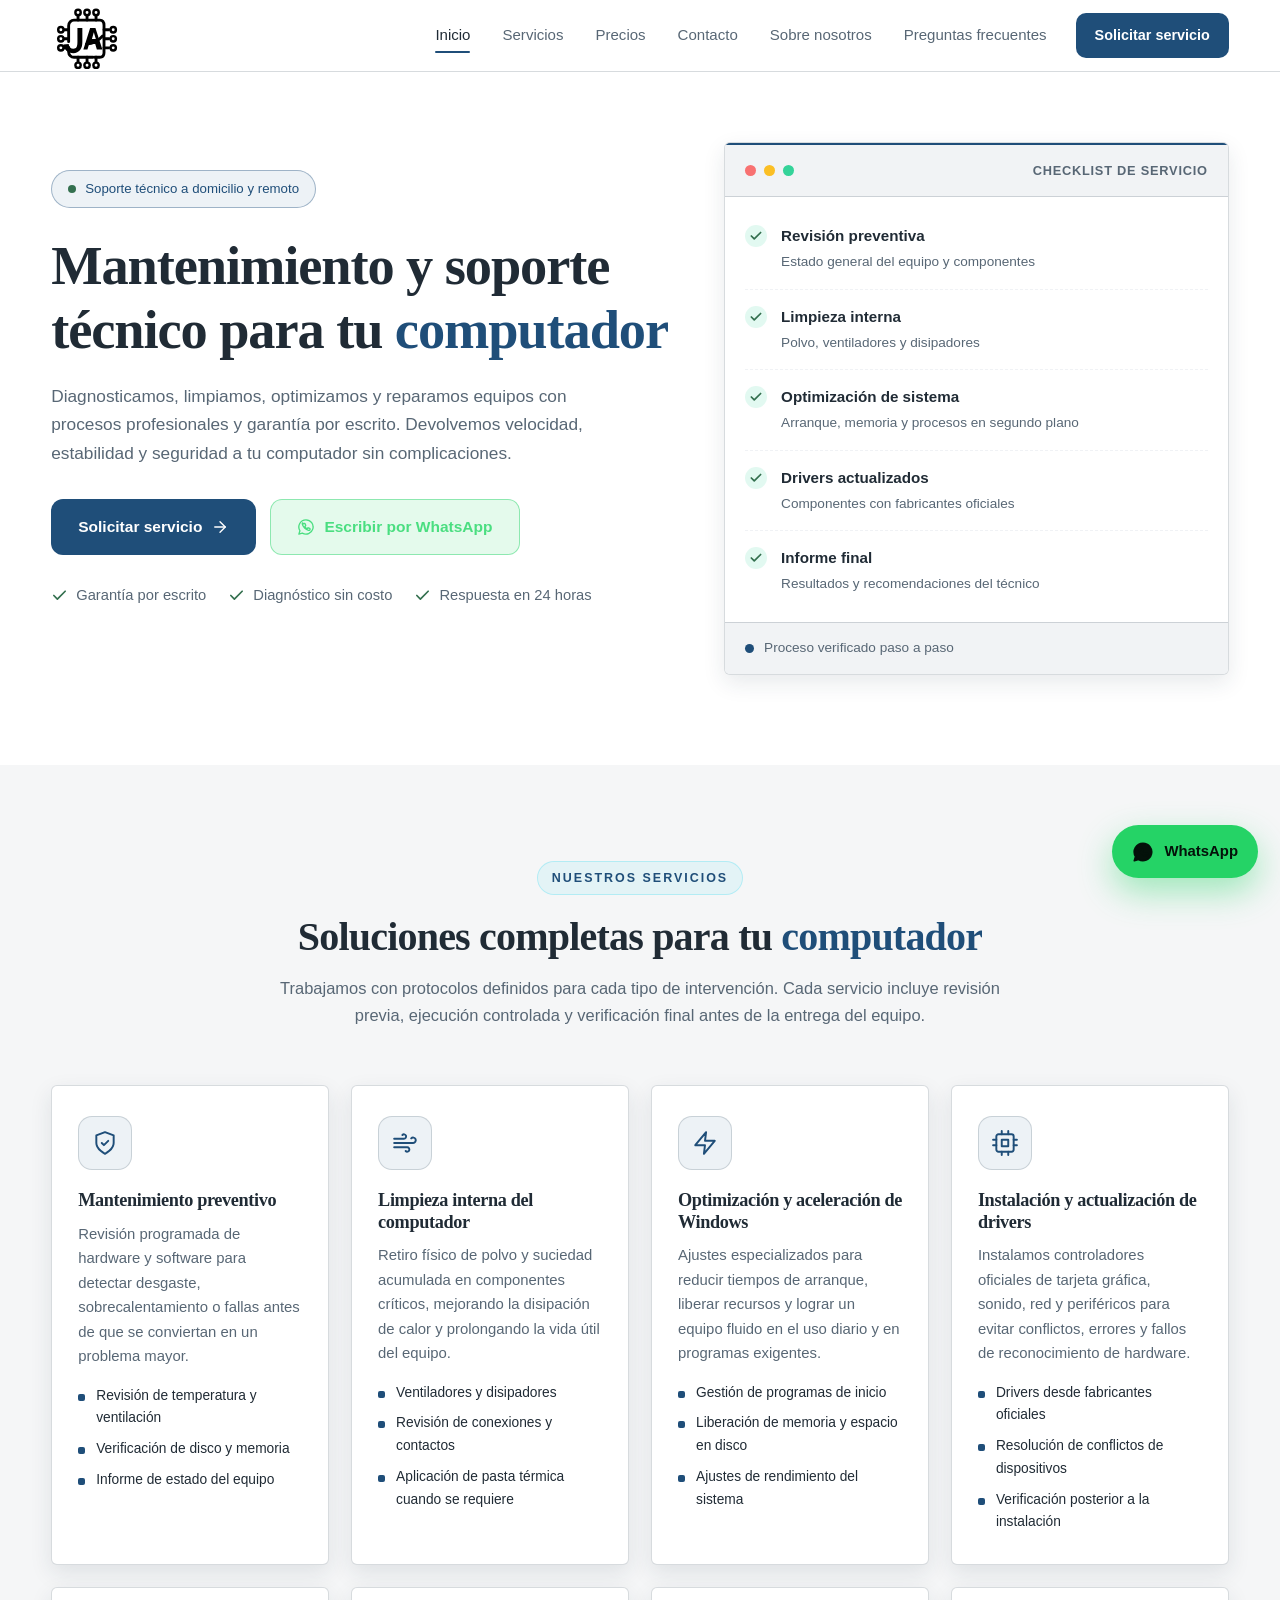
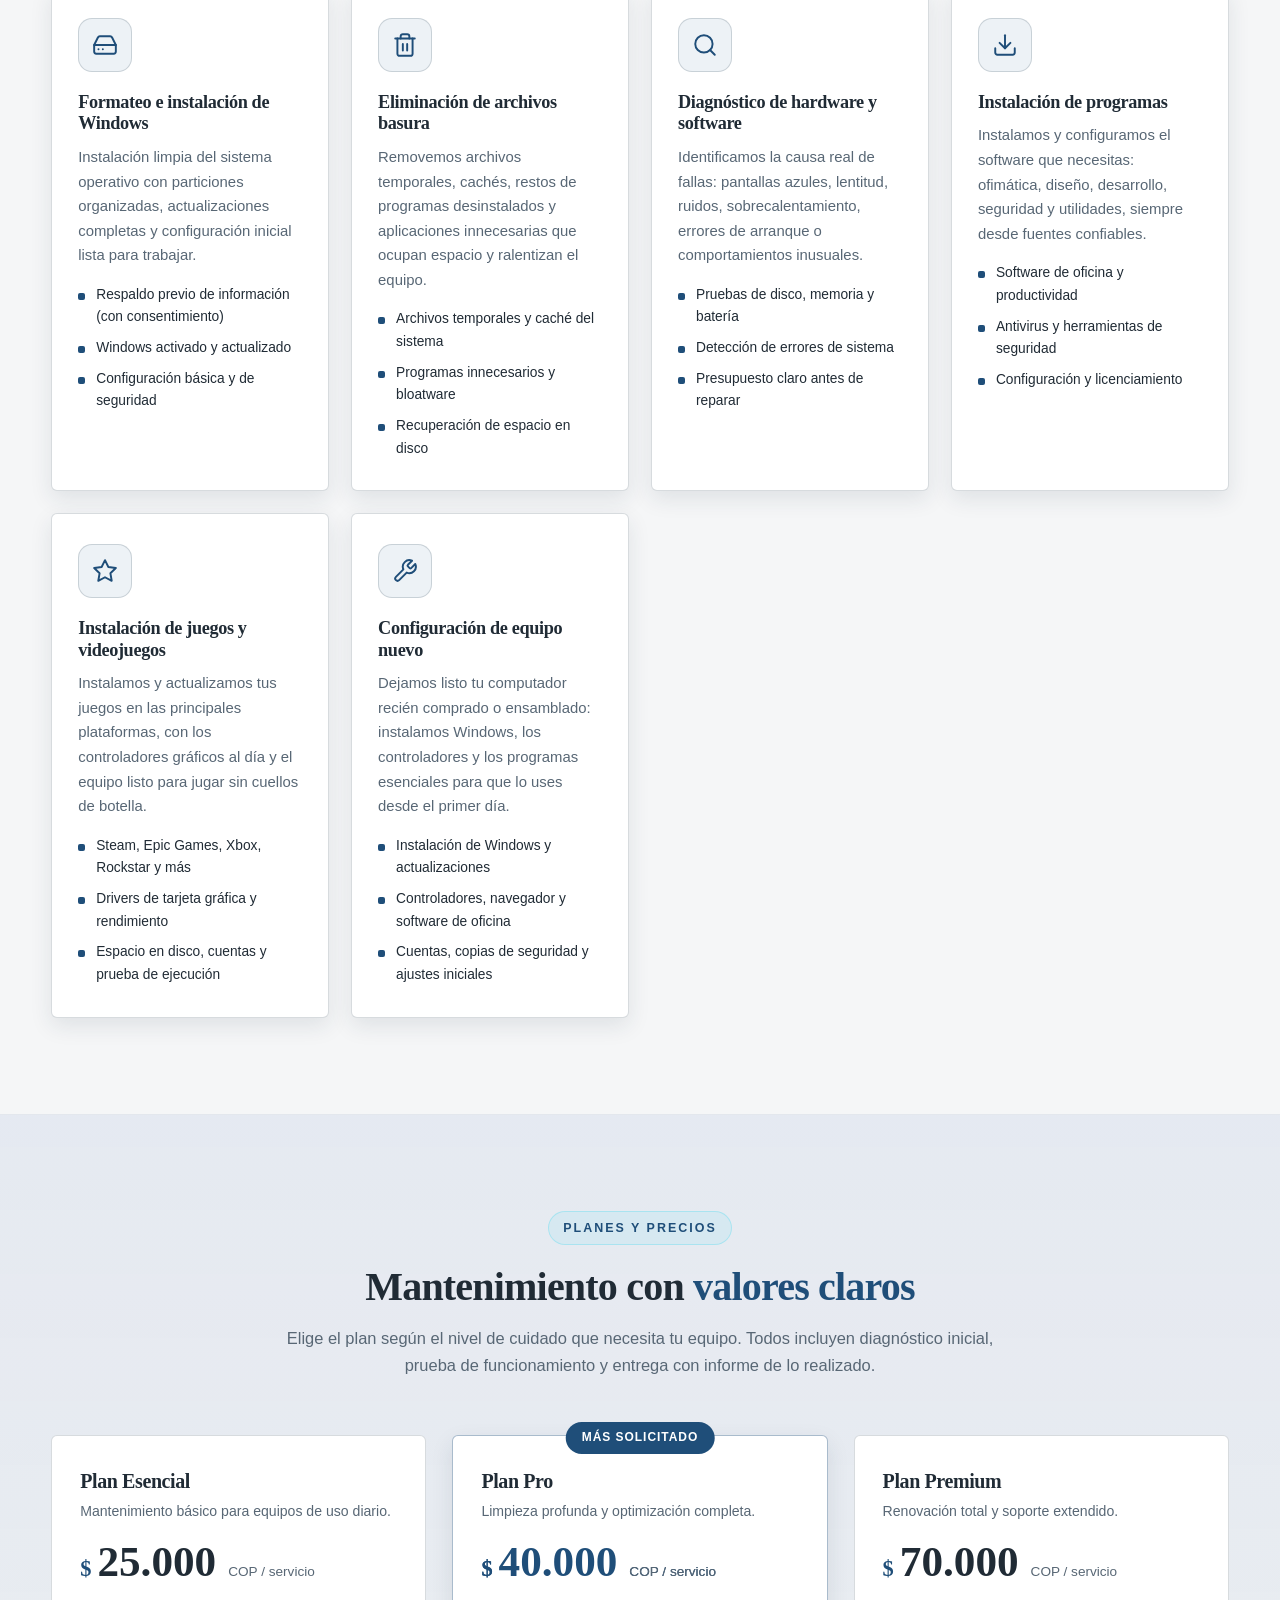
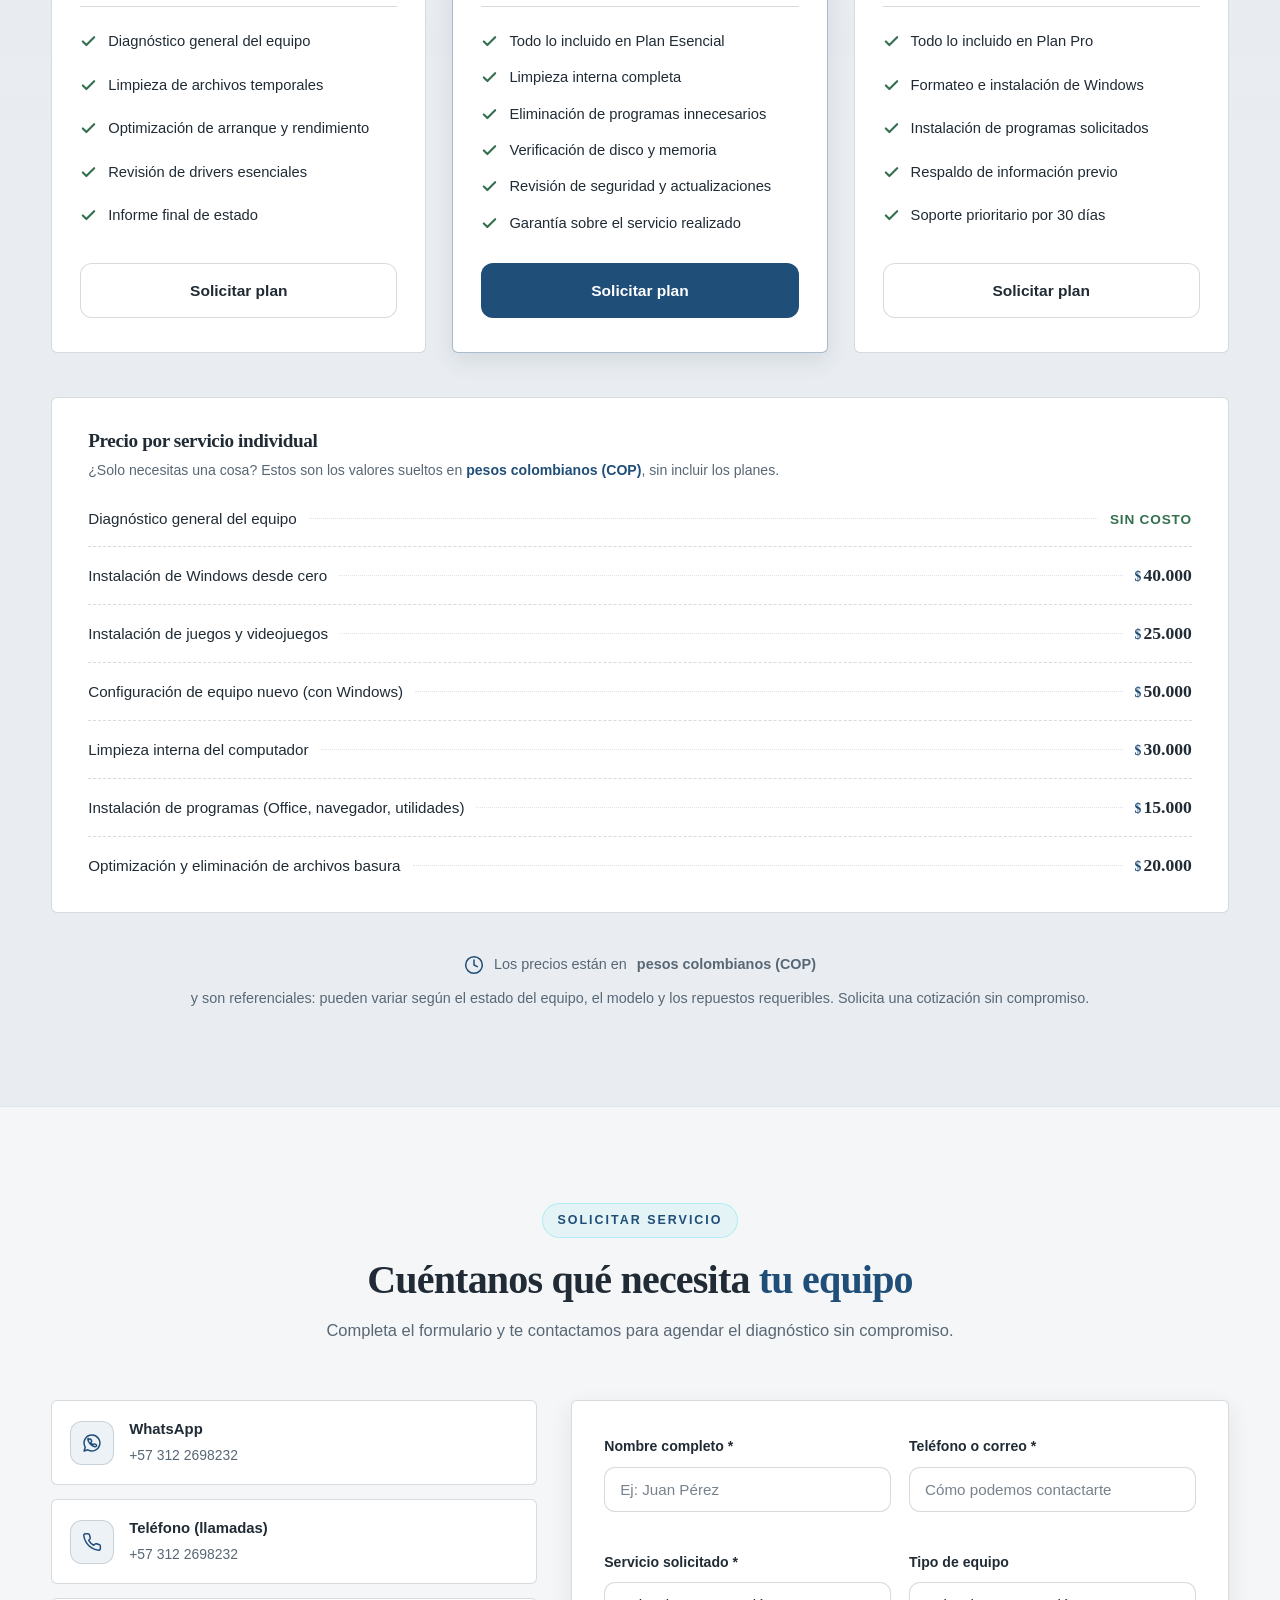
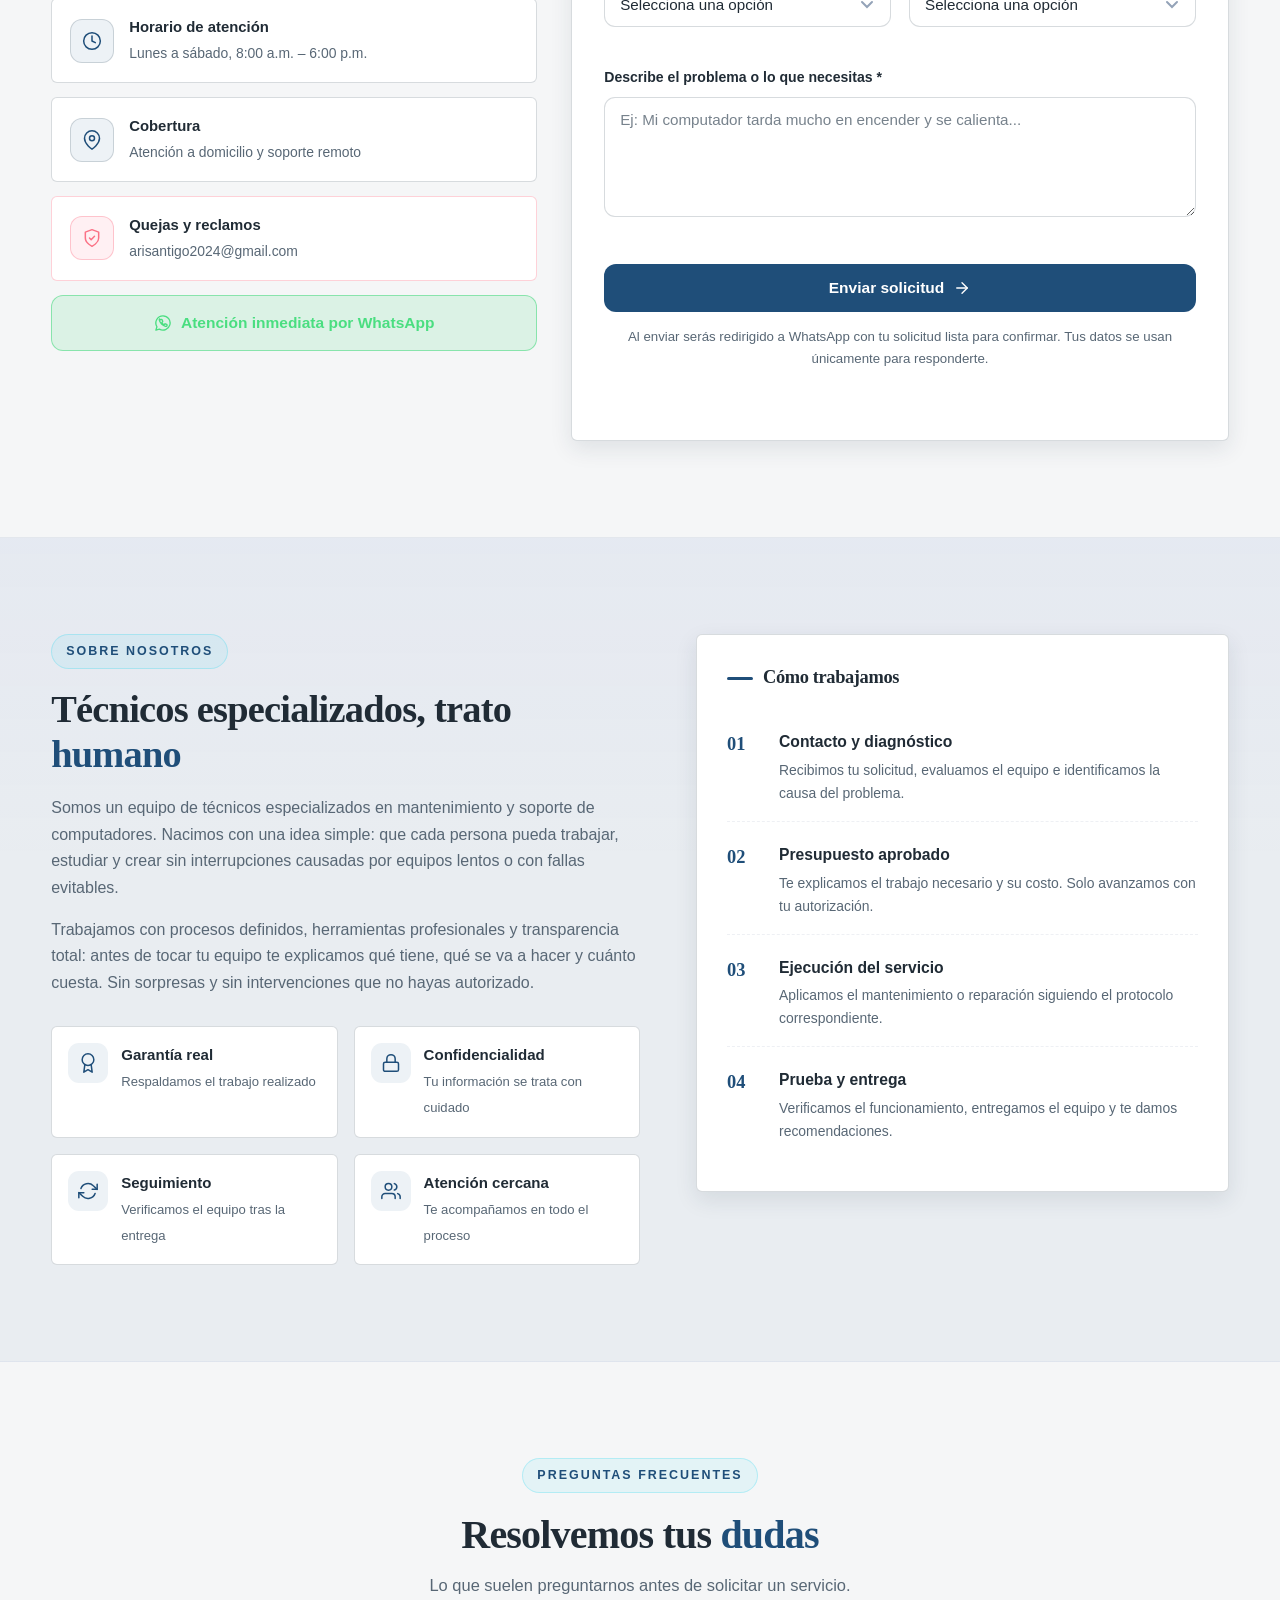
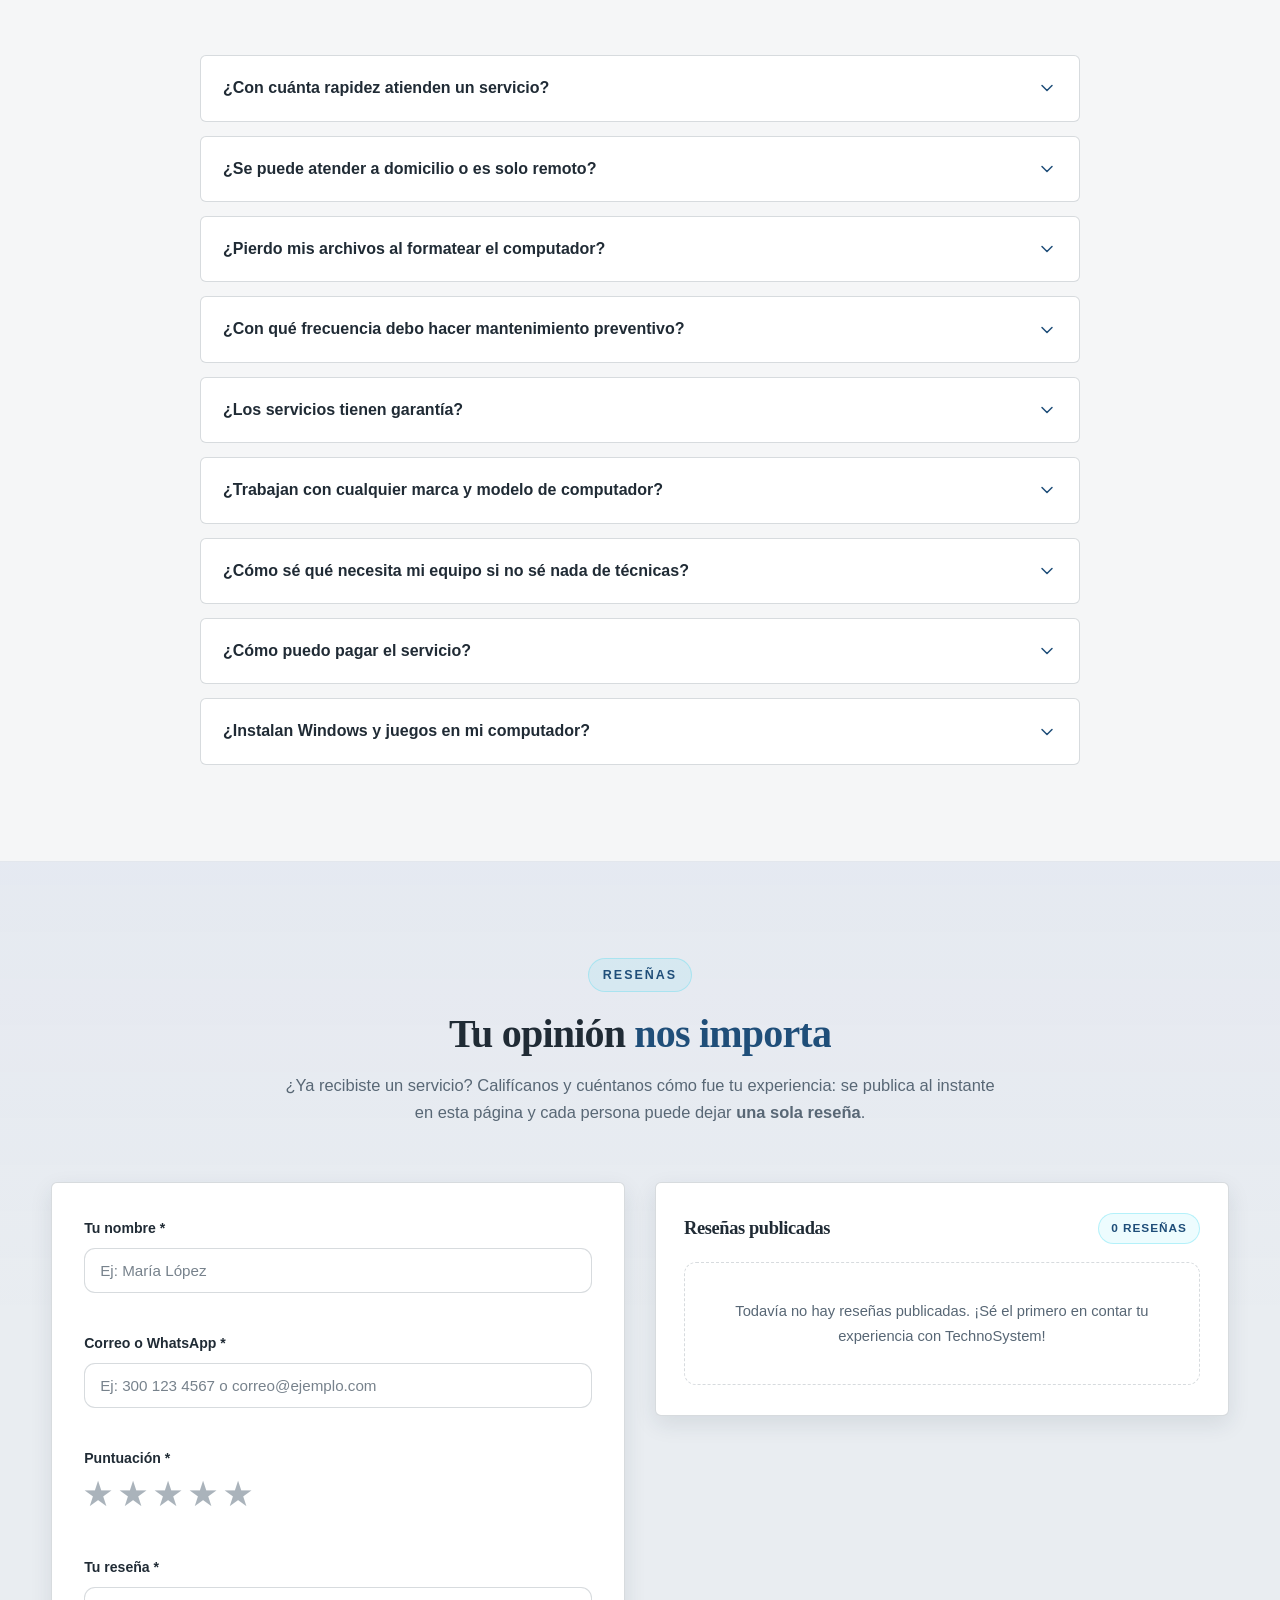
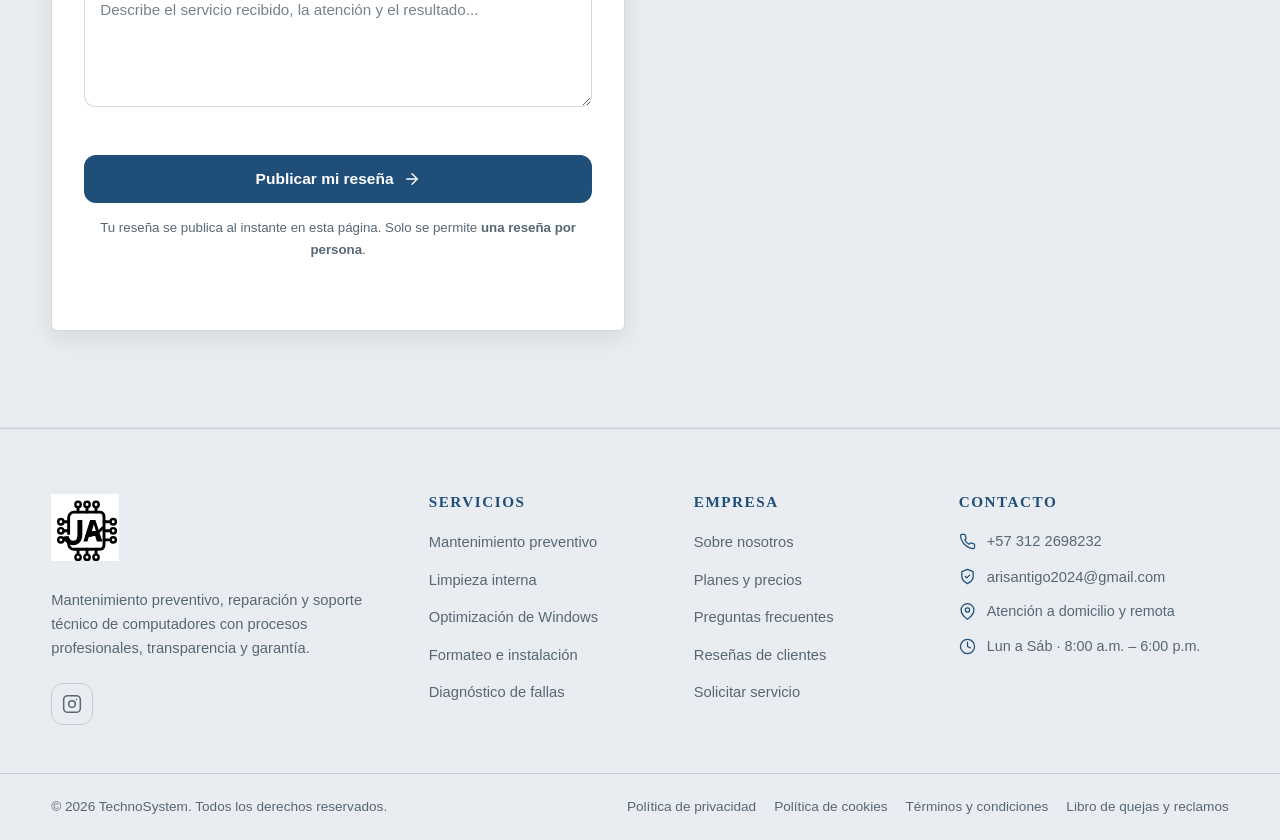
<file: Proyecto predeterminado/index.html>
<!DOCTYPE html>
<html lang="es">
<head>
  <meta charset="UTF-8">
  <meta name="viewport" content="width=device-width, initial-scale=1.0">

  <!-- ============ SEO (edita con los datos reales del negocio) ============ -->
  <title>TechnoSystem | Mantenimiento y Soporte Técnico de Computadores</title>
  <meta name="description" content="Mantenimiento preventivo, limpieza interna, optimización de Windows, formateo, diagnóstico e instalación de programas. Soporte técnico profesional a domicilio y remoto.">
  <meta name="theme-color" content="#05070d">
  <meta property="og:title" content="TechnoSystem | Mantenimiento y Soporte Técnico de Computadores">
  <meta property="og:description" content="Devolvemos la vida a tu computador: mantenimiento, optimización, diagnóstico y soporte técnico con garantía.">
  <meta property="og:type" content="website">

  <!-- Favicon inline (sin peticiones extra = carga más rápida) -->
  <link rel="icon" href="data:image/svg+xml,%3Csvg xmlns='http://www.w3.org/2000/svg' viewBox='0 0 32 32'%3E%3Crect width='32' height='32' rx='7' fill='%230a0f1a'/%3E%3Cpath d='M9 11a2 2 0 0 1 2-2h10a2 2 0 0 1 2 2v7a2 2 0 0 1-2 2h-5l-4 3v-3H11a2 2 0 0 1-2-2z' fill='none' stroke='%2322d3ee' stroke-width='2' stroke-linejoin='round'/%3E%3C/svg%3E">

  <!-- Fuentes (preconnect + display=swap para carga rápida) -->
  <link rel="preconnect" href="https://fonts.googleapis.com">
  <link rel="preconnect" href="https://fonts.gstatic.com" crossorigin>
  <link href="https://fonts.googleapis.com/css2?family=Inter:wght@400;500;600;700&family=Space+Grotesk:wght@500;600;700&display=swap" rel="stylesheet">

  <link rel="stylesheet" href="css/styles.css">
</head>
<body>

  <!-- ============================================================
       SPRITE DE ICONOS (SVG inline: cero peticiones externas)
       ============================================================ -->
  <svg xmlns="http://www.w3.org/2000/svg" style="display:none" aria-hidden="true">
    <symbol id="i-shield" viewBox="0 0 24 24"><path d="M12 22s8-4 8-10V5l-8-3-8 3v7c0 6 8 10 8 10z"/><path d="m9 12 2 2 4-4"/></symbol>
    <symbol id="i-wind" viewBox="0 0 24 24"><path d="M9.6 4.6A2 2 0 1 1 11 8H2"/><path d="M12.6 19.4A2 2 0 1 0 14 16H2"/><path d="M17.7 7.7A2.5 2.5 0 1 1 19.5 12H2"/></symbol>
    <symbol id="i-zap" viewBox="0 0 24 24"><polygon points="13 2 3 14 12 14 11 22 21 10 12 10 13 2"/></symbol>
    <symbol id="i-cpu" viewBox="0 0 24 24"><rect x="4" y="4" width="16" height="16" rx="2"/><rect x="9" y="9" width="6" height="6"/><path d="M9 1v3M15 1v3M9 20v3M15 20v3M20 9h3M20 14h3M1 9h3M1 14h3"/></symbol>
    <symbol id="i-drive" viewBox="0 0 24 24"><path d="M22 12H2"/><path d="M5.45 5.11 2 12v6a2 2 0 0 0 2 2h16a2 2 0 0 0 2-2v-6l-3.45-6.89A2 2 0 0 0 16.76 4H7.24a2 2 0 0 0-1.79 1.11z"/><path d="M6 16h.01M10 16h.01"/></symbol>
    <symbol id="i-trash" viewBox="0 0 24 24"><polyline points="3 6 5 6 21 6"/><path d="M19 6v14a2 2 0 0 1-2 2H7a2 2 0 0 1-2-2V6m3 0V4a2 2 0 0 1 2-2h4a2 2 0 0 1 2 2v2"/><line x1="10" y1="11" x2="10" y2="17"/><line x1="14" y1="11" x2="14" y2="17"/></symbol>
    <symbol id="i-search" viewBox="0 0 24 24"><circle cx="11" cy="11" r="8"/><line x1="21" y1="21" x2="16.65" y2="16.65"/></symbol>
    <symbol id="i-download" viewBox="0 0 24 24"><path d="M21 15v4a2 2 0 0 1-2 2H5a2 2 0 0 1-2-2v-4"/><polyline points="7 10 12 15 17 10"/><line x1="12" y1="15" x2="12" y2="3"/></symbol>
    <symbol id="i-wrench" viewBox="0 0 24 24"><path d="M14.7 6.3a1 1 0 0 0 0 1.4l1.6 1.6a1 1 0 0 0 1.4 0l3.77-3.77a6 6 0 0 1-7.94 7.94l-6.91 6.91a2.12 2.12 0 0 1-3-3l6.91-6.91a6 6 0 0 1 7.94-7.94l-3.76 3.76z"/></symbol>
    <symbol id="i-whatsapp" viewBox="0 0 24 24"><path d="M12 2.5a9.5 9.5 0 0 0-8.1 14.5L2.5 21.5l4.6-1.35A9.5 9.5 0 1 0 12 2.5z"/><path d="M8.6 7.7c.2-.4.5-.4.8-.4h.7c.2 0 .5 0 .7.5l.8 1.9c.1.3 0 .5-.2.7l-.6.6c-.2.2-.2.4-.1.6.5 1 1.4 1.9 2.4 2.4.2.1.4.1.6-.1l.6-.6c.2-.2.4-.3.7-.2l1.9.8c.4.2.5.4.5.7v.7c0 .3 0 .6-.4.8-.5.3-1.1.4-1.7.3-1.5-.3-3.6-1.4-5.2-3s-2.7-3.7-3-5.2c-.1-.6 0-1.2.3-1.7z"/></symbol>
    <symbol id="i-phone" viewBox="0 0 24 24"><path d="M22 16.92v3a2 2 0 0 1-2.18 2 19.79 19.79 0 0 1-8.63-3.07 19.5 19.5 0 0 1-6-6 19.79 19.79 0 0 1-3.07-8.67A2 2 0 0 1 4.11 2h3a2 2 0 0 1 2 1.72c.13.96.36 1.9.7 2.81a2 2 0 0 1-.45 2.11L8.09 9.91a16 16 0 0 0 6 6l1.27-1.27a2 2 0 0 1 2.11-.45c.91.34 1.85.57 2.81.7A2 2 0 0 1 22 16.92z"/></symbol>
    <symbol id="i-mail" viewBox="0 0 24 24"><rect x="2" y="4" width="20" height="16" rx="2"/><polyline points="22 6 12 13 2 6"/></symbol>
    <symbol id="i-pin" viewBox="0 0 24 24"><path d="M21 10c0 7-9 13-9 13s-9-6-9-13a9 9 0 0 1 18 0z"/><circle cx="12" cy="10" r="3"/></symbol>
    <symbol id="i-clock" viewBox="0 0 24 24"><circle cx="12" cy="12" r="10"/><polyline points="12 6 12 12 16 14"/></symbol>
    <symbol id="i-check" viewBox="0 0 24 24"><polyline points="20 6 9 17 4 12"/></symbol>
    <symbol id="i-chevron" viewBox="0 0 24 24"><polyline points="6 9 12 15 18 9"/></symbol>
    <symbol id="i-arrow" viewBox="0 0 24 24"><line x1="5" y1="12" x2="19" y2="12"/><polyline points="12 5 19 12 12 19"/></symbol>
    <symbol id="i-menu" viewBox="0 0 24 24"><line x1="3" y1="6" x2="21" y2="6"/><line x1="3" y1="12" x2="21" y2="12"/><line x1="3" y1="18" x2="21" y2="18"/></symbol>
    <symbol id="i-close" viewBox="0 0 24 24"><line x1="18" y1="6" x2="6" y2="18"/><line x1="6" y1="6" x2="18" y2="18"/></symbol>
    <symbol id="i-users" viewBox="0 0 24 24"><path d="M17 21v-2a4 4 0 0 0-4-4H5a4 4 0 0 0-4 4v2"/><circle cx="9" cy="7" r="4"/><path d="M23 21v-2a4 4 0 0 0-3-3.87"/><path d="M16 3.13a4 4 0 0 1 0 7.75"/></symbol>
    <symbol id="i-award" viewBox="0 0 24 24"><circle cx="12" cy="8" r="7"/><polyline points="8.21 13.89 7 23 12 20 17 23 15.79 13.88"/></symbol>
    <symbol id="i-monitor" viewBox="0 0 24 24"><rect x="2" y="3" width="20" height="14" rx="2"/><line x1="8" y1="21" x2="16" y2="21"/><line x1="12" y1="17" x2="12" y2="21"/></symbol>
    <symbol id="i-lock" viewBox="0 0 24 24"><rect x="3" y="11" width="18" height="11" rx="2"/><path d="M7 11V7a5 5 0 0 1 10 0v4"/></symbol>
    <symbol id="i-refresh" viewBox="0 0 24 24"><polyline points="23 4 23 10 17 10"/><polyline points="1 20 1 14 7 14"/><path d="M3.51 9a9 9 0 0 1 14.85-3.36L23 10M1 14l4.64 4.36A9 9 0 0 0 20.49 15"/></symbol>
    <symbol id="i-star" viewBox="0 0 24 24"><polygon points="12 2 15.09 8.26 22 9.27 17 14.14 18.18 21.02 12 17.77 5.82 21.02 7 14.14 2 9.27 8.91 8.26 12 2"/></symbol>
    <symbol id="i-instagram" viewBox="0 0 24 24"><rect x="2" y="2" width="20" height="20" rx="5"/><circle cx="12" cy="12" r="4"/><line x1="17.5" y1="6.5" x2="17.51" y2="6.5"/></symbol>
  </svg>

  <!-- ============================================================
       BARRA DE NAVEGACIÓN
       ============================================================ -->
  <header class="navbar" id="navbar">
    <div class="container nav-inner">
      <a href="#inicio" class="brand" aria-label="TechnoSystem - Inicio">
        <img class="brand-logo" src="assets/isotipo-ja.svg" alt="Logo JA">
      </a>

      <nav class="nav-links" id="navLinks" aria-label="Navegación principal">
        <a href="#inicio" class="nav-link">Inicio</a>
        <a href="#servicios" class="nav-link">Servicios</a>
        <a href="#precios" class="nav-link">Precios</a>
        <a href="#contacto" class="nav-link">Contacto</a>
        <a href="#nosotros" class="nav-link">Sobre nosotros</a>
        <a href="#faq" class="nav-link">Preguntas frecuentes</a>
        <a href="#contacto" class="btn btn-primary btn-sm nav-cta">Solicitar servicio</a>
      </nav>

      <button class="nav-toggle" id="navToggle" aria-label="Abrir menú" aria-expanded="false" aria-controls="navLinks">
        <svg class="icon icon-open"><use href="#i-menu"/></svg>
        <svg class="icon icon-close"><use href="#i-close"/></svg>
      </button>
    </div>
  </header>

  <main>

    <!-- ============================================================
         HERO / PÁGINA DE INICIO
         ============================================================ -->
    <section class="hero" id="inicio">
      <div class="hero-bg" aria-hidden="true">
        <span class="orb orb-1"></span>
        <span class="orb orb-2"></span>
        <span class="grid-overlay"></span>
      </div>

      <div class="container hero-inner">
        <div class="hero-content reveal">
          <span class="badge">
            <span class="badge-dot"></span>
            Soporte técnico a domicilio y remoto
          </span>

          <h1>
            Mantenimiento y soporte técnico para tu
            <span class="gradient-text">computador</span>
          </h1>

          <p class="lead">
            Diagnosticamos, limpiamos, optimizamos y reparamos equipos con procesos
            profesionales y garantía por escrito. Devolvemos velocidad, estabilidad
            y seguridad a tu computador sin complicaciones.
          </p>

          <div class="hero-actions">
            <a href="#contacto" class="btn btn-primary">
              Solicitar servicio
              <svg class="icon"><use href="#i-arrow"/></svg>
            </a>
            <a href="https://wa.me/573122698232?text=Hola%2C%20quiero%20informaci%C3%B3n%20sobre%20los%20servicios%20de%20mantenimiento" class="btn btn-whatsapp" target="_blank" rel="noopener">
              <svg class="icon"><use href="#i-whatsapp"/></svg>
              Escribir por WhatsApp
            </a>
          </div>

          <ul class="hero-points">
            <li><svg class="icon"><use href="#i-check"/></svg> Garantía por escrito</li>
            <li><svg class="icon"><use href="#i-check"/></svg> Diagnóstico sin costo</li>
            <li><svg class="icon"><use href="#i-check"/></svg> Respuesta en 24 horas</li>
          </ul>
        </div>

        <div class="hero-visual reveal" data-delay="150">
          <div class="panel panel-checklist">
            <div class="panel-head">
              <span class="dot red"></span><span class="dot yellow"></span><span class="dot green"></span>
              <span class="panel-title">Checklist de servicio</span>
            </div>
            <ul class="checklist">
              <li><svg class="icon ok"><use href="#i-check"/></svg><div><strong>Revisión preventiva</strong><span>Estado general del equipo y componentes</span></div></li>
              <li><svg class="icon ok"><use href="#i-check"/></svg><div><strong>Limpieza interna</strong><span>Polvo, ventiladores y disipadores</span></div></li>
              <li><svg class="icon ok"><use href="#i-check"/></svg><div><strong>Optimización de sistema</strong><span>Arranque, memoria y procesos en segundo plano</span></div></li>
              <li><svg class="icon ok"><use href="#i-check"/></svg><div><strong>Drivers actualizados</strong><span>Componentes con fabricantes oficiales</span></div></li>
              <li><svg class="icon ok"><use href="#i-check"/></svg><div><strong>Informe final</strong><span>Resultados y recomendaciones del técnico</span></div></li>
            </ul>
            <div class="panel-foot">
              <span class="pulse"></span> Proceso verificado paso a paso
            </div>
          </div>
        </div>
      </div>
    </section>

    <!-- ============================================================
         SERVICIOS
         ============================================================ -->
    <section class="section" id="servicios">
      <div class="container">
        <div class="section-head reveal">
          <span class="eyebrow">Nuestros servicios</span>
          <h2>Soluciones completas para tu <span class="gradient-text">computador</span></h2>
          <p>
            Trabajamos con protocolos definidos para cada tipo de intervención.
            Cada servicio incluye revisión previa, ejecución controlada y
            verificación final antes de la entrega del equipo.
          </p>
        </div>

        <div class="grid cards-grid">
          <!-- 1 -->
          <article class="card reveal">
            <div class="card-icon"><svg class="icon"><use href="#i-shield"/></svg></div>
            <h3>Mantenimiento preventivo</h3>
            <p>Revisión programada de hardware y software para detectar desgaste, sobrecalentamiento o fallas antes de que se conviertan en un problema mayor.</p>
            <ul class="card-list">
              <li>Revisión de temperatura y ventilación</li>
              <li>Verificación de disco y memoria</li>
              <li>Informe de estado del equipo</li>
            </ul>
          </article>

          <!-- 2 -->
          <article class="card reveal" data-delay="60">
            <div class="card-icon"><svg class="icon"><use href="#i-wind"/></svg></div>
            <h3>Limpieza interna del computador</h3>
            <p>Retiro físico de polvo y suciedad acumulada en componentes críticos, mejorando la disipación de calor y prolongando la vida útil del equipo.</p>
            <ul class="card-list">
              <li>Ventiladores y disipadores</li>
              <li>Revisión de conexiones y contactos</li>
              <li>Aplicación de pasta térmica cuando se requiere</li>
            </ul>
          </article>

          <!-- 3 -->
          <article class="card reveal" data-delay="120">
            <div class="card-icon"><svg class="icon"><use href="#i-zap"/></svg></div>
            <h3>Optimización y aceleración de Windows</h3>
            <p>Ajustes especializados para reducir tiempos de arranque, liberar recursos y lograr un equipo fluido en el uso diario y en programas exigentes.</p>
            <ul class="card-list">
              <li>Gestión de programas de inicio</li>
              <li>Liberación de memoria y espacio en disco</li>
              <li>Ajustes de rendimiento del sistema</li>
            </ul>
          </article>

          <!-- 4 -->
          <article class="card reveal" data-delay="180">
            <div class="card-icon"><svg class="icon"><use href="#i-cpu"/></svg></div>
            <h3>Instalación y actualización de drivers</h3>
            <p>Instalamos controladores oficiales de tarjeta gráfica, sonido, red y periféricos para evitar conflictos, errores y fallos de reconocimiento de hardware.</p>
            <ul class="card-list">
              <li>Drivers desde fabricantes oficiales</li>
              <li>Resolución de conflictos de dispositivos</li>
              <li>Verificación posterior a la instalación</li>
            </ul>
          </article>

          <!-- 5 -->
          <article class="card reveal">
            <div class="card-icon"><svg class="icon"><use href="#i-drive"/></svg></div>
            <h3>Formateo e instalación de Windows</h3>
            <p>Instalación limpia del sistema operativo con particiones organizadas, actualizaciones completas y configuración inicial lista para trabajar.</p>
            <ul class="card-list">
              <li>Respaldo previo de información (con consentimiento)</li>
              <li>Windows activado y actualizado</li>
              <li>Configuración básica y de seguridad</li>
            </ul>
          </article>

          <!-- 6 -->
          <article class="card reveal" data-delay="60">
            <div class="card-icon"><svg class="icon"><use href="#i-trash"/></svg></div>
            <h3>Eliminación de archivos basura</h3>
            <p>Removemos archivos temporales, cachés, restos de programas desinstalados y aplicaciones innecesarias que ocupan espacio y ralentizan el equipo.</p>
            <ul class="card-list">
              <li>Archivos temporales y caché del sistema</li>
              <li>Programas innecesarios y bloatware</li>
              <li>Recuperación de espacio en disco</li>
            </ul>
          </article>

          <!-- 7 -->
          <article class="card reveal" data-delay="120">
            <div class="card-icon"><svg class="icon"><use href="#i-search"/></svg></div>
            <h3>Diagnóstico de hardware y software</h3>
            <p>Identificamos la causa real de fallas: pantallas azules, lentitud, ruidos, sobrecalentamiento, errores de arranque o comportamientos inusuales.</p>
            <ul class="card-list">
              <li>Pruebas de disco, memoria y batería</li>
              <li>Detección de errores de sistema</li>
              <li>Presupuesto claro antes de reparar</li>
            </ul>
          </article>

          <!-- 8 -->
          <article class="card reveal" data-delay="180">
            <div class="card-icon"><svg class="icon"><use href="#i-download"/></svg></div>
            <h3>Instalación de programas</h3>
            <p>Instalamos y configuramos el software que necesitas: ofimática, diseño, desarrollo, seguridad y utilidades, siempre desde fuentes confiables.</p>
            <ul class="card-list">
              <li>Software de oficina y productividad</li>
              <li>Antivirus y herramientas de seguridad</li>
              <li>Configuración y licenciamiento</li>
            </ul>
          </article>

          <!-- 9 -->
          <article class="card reveal">
            <div class="card-icon"><svg class="icon"><use href="#i-star"/></svg></div>
            <h3>Instalación de juegos y videojuegos</h3>
            <p>Instalamos y actualizamos tus juegos en las principales plataformas, con los controladores gráficos al día y el equipo listo para jugar sin cuellos de botella.</p>
            <ul class="card-list">
              <li>Steam, Epic Games, Xbox, Rockstar y más</li>
              <li>Drivers de tarjeta gráfica y rendimiento</li>
              <li>Espacio en disco, cuentas y prueba de ejecución</li>
            </ul>
          </article>

          <!-- 10 -->
          <article class="card reveal" data-delay="60">
            <div class="card-icon"><svg class="icon"><use href="#i-wrench"/></svg></div>
            <h3>Configuración de equipo nuevo</h3>
            <p>Dejamos listo tu computador recién comprado o ensamblado: instalamos Windows, los controladores y los programas esenciales para que lo uses desde el primer día.</p>
            <ul class="card-list">
              <li>Instalación de Windows y actualizaciones</li>
              <li>Controladores, navegador y software de oficina</li>
              <li>Cuentas, copias de seguridad y ajustes iniciales</li>
            </ul>
          </article>
        </div>
      </div>
    </section>

    <!-- ============================================================
         PRECIOS / PLANES
         ============================================================ -->
    <section class="section section-alt" id="precios">
      <div class="container">
        <div class="section-head reveal">
          <span class="eyebrow">Planes y precios</span>
          <h2>Mantenimiento con <span class="gradient-text">valores claros</span></h2>
          <p>
            Elige el plan según el nivel de cuidado que necesita tu equipo.
            Todos incluyen diagnóstico inicial, prueba de funcionamiento y
            entrega con informe de lo realizado.
          </p>
        </div>

        <!-- EDITA: nombres, precios y contenidos de cada plan -->
        <div class="grid plans-grid">
          <article class="plan reveal">
            <div class="plan-head">
              <h3>Plan Esencial</h3>
              <p class="plan-desc">Mantenimiento básico para equipos de uso diario.</p>
              <div class="plan-price"><span class="currency">$</span>25.000<span class="period">COP / servicio</span></div>
            </div>
            <ul class="plan-features">
              <li><svg class="icon"><use href="#i-check"/></svg> Diagnóstico general del equipo</li>
              <li><svg class="icon"><use href="#i-check"/></svg> Limpieza de archivos temporales</li>
              <li><svg class="icon"><use href="#i-check"/></svg> Optimización de arranque y rendimiento</li>
              <li><svg class="icon"><use href="#i-check"/></svg> Revisión de drivers esenciales</li>
              <li><svg class="icon"><use href="#i-check"/></svg> Informe final de estado</li>
            </ul>
            <a href="#contacto" class="btn btn-ghost btn-block">Solicitar plan</a>
          </article>

          <article class="plan plan-featured reveal" data-delay="80">
            <span class="plan-tag">Más solicitado</span>
            <div class="plan-head">
              <h3>Plan Pro</h3>
              <p class="plan-desc">Limpieza profunda y optimización completa.</p>
              <div class="plan-price"><span class="currency">$</span>40.000<span class="period">COP / servicio</span></div>
            </div>
            <ul class="plan-features">
              <li><svg class="icon"><use href="#i-check"/></svg> Todo lo incluido en Plan Esencial</li>
              <li><svg class="icon"><use href="#i-check"/></svg> Limpieza interna completa</li>
              <li><svg class="icon"><use href="#i-check"/></svg> Eliminación de programas innecesarios</li>
              <li><svg class="icon"><use href="#i-check"/></svg> Verificación de disco y memoria</li>
              <li><svg class="icon"><use href="#i-check"/></svg> Revisión de seguridad y actualizaciones</li>
              <li><svg class="icon"><use href="#i-check"/></svg> Garantía sobre el servicio realizado</li>
            </ul>
            <a href="#contacto" class="btn btn-primary btn-block">Solicitar plan</a>
          </article>

          <article class="plan reveal" data-delay="160">
            <div class="plan-head">
              <h3>Plan Premium</h3>
              <p class="plan-desc">Renovación total y soporte extendido.</p>
              <div class="plan-price"><span class="currency">$</span>70.000<span class="period">COP / servicio</span></div>
            </div>
            <ul class="plan-features">
              <li><svg class="icon"><use href="#i-check"/></svg> Todo lo incluido en Plan Pro</li>
              <li><svg class="icon"><use href="#i-check"/></svg> Formateo e instalación de Windows</li>
              <li><svg class="icon"><use href="#i-check"/></svg> Instalación de programas solicitados</li>
              <li><svg class="icon"><use href="#i-check"/></svg> Respaldo de información previo</li>
              <li><svg class="icon"><use href="#i-check"/></svg> Soporte prioritario por 30 días</li>
            </ul>
            <a href="#contacto" class="btn btn-ghost btn-block">Solicitar plan</a>
          </article>
        </div>

        <!-- EDITA: precios de servicios sueltos (fuera de los planes) -->
        <div class="price-list reveal">
          <div class="price-list-head">
            <h3>Precio por servicio individual</h3>
            <p>
              ¿Solo necesitas una cosa? Estos son los valores sueltos en
              <strong>pesos colombianos (COP)</strong>, sin incluir los planes.
            </p>
          </div>
          <ul class="price-list-rows">
            <li class="price-row">
              <span class="price-row-name">Diagnóstico general del equipo</span>
              <span class="price-row-lead" aria-hidden="true"></span>
              <span class="price-row-value free">Sin costo</span>
            </li>
            <li class="price-row">
              <span class="price-row-name">Instalación de Windows desde cero</span>
              <span class="price-row-lead" aria-hidden="true"></span>
              <span class="price-row-value"><b>$</b>40.000</span>
            </li>
            <li class="price-row">
              <span class="price-row-name">Instalación de juegos y videojuegos</span>
              <span class="price-row-lead" aria-hidden="true"></span>
              <span class="price-row-value"><b>$</b>25.000</span>
            </li>
            <li class="price-row">
              <span class="price-row-name">Configuración de equipo nuevo (con Windows)</span>
              <span class="price-row-lead" aria-hidden="true"></span>
              <span class="price-row-value"><b>$</b>50.000</span>
            </li>
            <li class="price-row">
              <span class="price-row-name">Limpieza interna del computador</span>
              <span class="price-row-lead" aria-hidden="true"></span>
              <span class="price-row-value"><b>$</b>30.000</span>
            </li>
            <li class="price-row">
              <span class="price-row-name">Instalación de programas (Office, navegador, utilidades)</span>
              <span class="price-row-lead" aria-hidden="true"></span>
              <span class="price-row-value"><b>$</b>15.000</span>
            </li>
            <li class="price-row">
              <span class="price-row-name">Optimización y eliminación de archivos basura</span>
              <span class="price-row-lead" aria-hidden="true"></span>
              <span class="price-row-value"><b>$</b>20.000</span>
            </li>
          </ul>
        </div>

        <p class="plans-note reveal">
          <svg class="icon"><use href="#i-clock"/></svg>
          Los precios están en <strong>pesos colombianos (COP)</strong> y son referenciales:
          pueden variar según el estado del equipo,
          el modelo y los repuestos requeribles. Solicita una cotización sin compromiso.
        </p>
      </div>
    </section>

    <!-- ============================================================
         CONTACTO / FORMULARIO DE SOLICITUD
         ============================================================ -->
    <section class="section" id="contacto">
      <div class="container">
        <div class="section-head reveal">
          <span class="eyebrow">Solicitar servicio</span>
          <h2>Cuéntanos qué necesita <span class="gradient-text">tu equipo</span></h2>
          <p>Completa el formulario y te contactamos para agendar el diagnóstico sin compromiso.</p>
        </div>

        <div class="contact-grid">
          <!-- Datos de contacto (edita con la información real) -->
          <div class="contact-info reveal">
            <a class="info-card" href="https://wa.me/573122698232?text=Hola%2C%20quiero%20solicitar%20un%20servicio%20de%20mantenimiento" target="_blank" rel="noopener">
              <div class="info-icon"><svg class="icon"><use href="#i-whatsapp"/></svg></div>
              <div>
                <strong>WhatsApp</strong>
                <span>+57 312 2698232</span>
              </div>
            </a>
            <a class="info-card" href="tel:+573122698232" aria-label="Llamar ahora al +57 312 2698232">
              <div class="info-icon"><svg class="icon"><use href="#i-phone"/></svg></div>
              <div>
                <strong>Teléfono (llamadas)</strong>
                <span>+57 312 2698232</span>
              </div>
            </a>
            <div class="info-card">
              <div class="info-icon"><svg class="icon"><use href="#i-clock"/></svg></div>
              <div>
                <strong>Horario de atención</strong>
                <span>Lunes a sábado, 8:00 a.m. – 6:00 p.m.</span>
              </div>
            </div>
            <div class="info-card">
              <div class="info-icon"><svg class="icon"><use href="#i-pin"/></svg></div>
              <div>
                <strong>Cobertura</strong>
                <span>Atención a domicilio y soporte remoto</span>
              </div>
            </div>

            <a class="info-card info-card-quejas" href="https://mail.google.com/mail/?view=cm&amp;fs=1&amp;to=arisantigo2024@gmail.com&amp;su=Queja%20o%20reclamo%20-%20TechnoSystem&amp;body=Hola%2C%0A%0AQuiero%20presentar%20una%20queja%20o%20reclamo.%0A%0ADatos%20del%20servicio%3A%0A-%20Fecha%3A%0A-%20Servicio%3A%0A-%20Motivo%3A%0A%0AGracias." target="_blank" rel="noopener">
              <div class="info-icon"><svg class="icon"><use href="#i-shield"/></svg></div>
              <div>
                <strong>Quejas y reclamos</strong>
                <span>arisantigo2024@gmail.com</span>
              </div>
            </a>

            <a href="https://wa.me/573122698232?text=Hola%2C%20quiero%20solicitar%20un%20servicio%20de%20mantenimiento" class="btn btn-whatsapp btn-block" target="_blank" rel="noopener">
              <svg class="icon"><use href="#i-whatsapp"/></svg>
              Atención inmediata por WhatsApp
            </a>
          </div>

          <!-- Formulario: preparado para conectar con un backend -->
          <form class="contact-form reveal" id="serviceForm" data-delay="120" novalidate>
            <div class="form-row">
              <div class="field">
                <label for="nombre">Nombre completo *</label>
                <input type="text" id="nombre" name="nombre" placeholder="Ej: Juan Pérez" required autocomplete="name">
                <small class="error" data-for="nombre"></small>
              </div>
              <div class="field">
                <label for="medioContacto">Teléfono o correo *</label>
                <input type="text" id="medioContacto" name="contacto" placeholder="Cómo podemos contactarte" required autocomplete="tel">
                <small class="error" data-for="contacto"></small>
              </div>
            </div>

            <div class="form-row">
              <div class="field">
                <label for="servicio">Servicio solicitado *</label>
                <select id="servicio" name="servicio" required>
                  <option value="">Selecciona una opción</option>
                  <option>Mantenimiento preventivo</option>
                  <option>Limpieza interna del computador</option>
                  <option>Optimización y aceleración de Windows</option>
                  <option>Instalación y actualización de drivers</option>
                  <option>Formateo e instalación de Windows</option>
                  <option>Eliminación de archivos basura</option>
                  <option>Diagnóstico de hardware y software</option>
                  <option>Instalación de programas</option>
                  <option>Instalación de juegos y videojuegos</option>
                  <option>Configuración de equipo nuevo (con Windows)</option>
                  <option>Plan Esencial / Pro / Premium</option>
                  <option>Otro / no estoy seguro</option>
                </select>
                <small class="error" data-for="servicio"></small>
              </div>
              <div class="field">
                <label for="equipo">Tipo de equipo</label>
                <select id="equipo" name="equipo">
                  <option value="">Selecciona una opción</option>
                  <option>Portátil</option>
                  <option>Escritorio</option>
                  <option>No estoy seguro</option>
                </select>
              </div>
            </div>

            <div class="field">
              <label for="mensaje">Describe el problema o lo que necesitas *</label>
              <textarea id="mensaje" name="mensaje" rows="5" placeholder="Ej: Mi computador tarda mucho en encender y se calienta..." required></textarea>
              <small class="error" data-for="mensaje"></small>
            </div>

            <button type="submit" class="btn btn-primary btn-block" id="formSubmit">
              Enviar solicitud
              <svg class="icon"><use href="#i-arrow"/></svg>
            </button>

            <p class="form-note">
              Al enviar serás redirigido a WhatsApp con tu solicitud lista para confirmar.
              Tus datos se usan únicamente para responderte.
            </p>

            <!-- Área de estado accesible (aria-live) -->
            <div class="form-status" id="formStatus" role="status" aria-live="polite"></div>
          </form>
        </div>
      </div>
    </section>

    <!-- ============================================================
         SOBRE NOSOTROS
         ============================================================ -->
    <section class="section section-alt" id="nosotros">
      <div class="container">
        <div class="about-grid">
          <div class="about-copy reveal">
            <span class="eyebrow">Sobre nosotros</span>
            <h2>Técnicos especializados, trato <span class="gradient-text">humano</span></h2>
            <p>
              Somos un equipo de técnicos especializados en mantenimiento y soporte
              de computadores. Nacimos con una idea simple: que cada persona pueda
              trabajar, estudiar y crear sin interrupciones causadas por equipos
              lentos o con fallas evitables.
            </p>
            <p>
              Trabajamos con procesos definidos, herramientas profesionales y
              transparencia total: antes de tocar tu equipo te explicamos qué tiene,
              qué se va a hacer y cuánto cuesta. Sin sorpresas y sin intervenciones
              que no hayas autorizado.
            </p>

            <div class="values-grid">
              <div class="value">
                <div class="value-icon"><svg class="icon"><use href="#i-award"/></svg></div>
                <div><strong>Garantía real</strong><span>Respaldamos el trabajo realizado</span></div>
              </div>
              <div class="value">
                <div class="value-icon"><svg class="icon"><use href="#i-lock"/></svg></div>
                <div><strong>Confidencialidad</strong><span>Tu información se trata con cuidado</span></div>
              </div>
              <div class="value">
                <div class="value-icon"><svg class="icon"><use href="#i-refresh"/></svg></div>
                <div><strong>Seguimiento</strong><span>Verificamos el equipo tras la entrega</span></div>
              </div>
              <div class="value">
                <div class="value-icon"><svg class="icon"><use href="#i-users"/></svg></div>
                <div><strong>Atención cercana</strong><span>Te acompañamos en todo el proceso</span></div>
              </div>
            </div>
          </div>

          <div class="about-process reveal" data-delay="150">
            <h3 class="process-title">Cómo trabajamos</h3>
            <ol class="steps">
              <li class="step">
                <span class="step-num">01</span>
                <div>
                  <strong>Contacto y diagnóstico</strong>
                  <p>Recibimos tu solicitud, evaluamos el equipo e identificamos la causa del problema.</p>
                </div>
              </li>
              <li class="step">
                <span class="step-num">02</span>
                <div>
                  <strong>Presupuesto aprobado</strong>
                  <p>Te explicamos el trabajo necesario y su costo. Solo avanzamos con tu autorización.</p>
                </div>
              </li>
              <li class="step">
                <span class="step-num">03</span>
                <div>
                  <strong>Ejecución del servicio</strong>
                  <p>Aplicamos el mantenimiento o reparación siguiendo el protocolo correspondiente.</p>
                </div>
              </li>
              <li class="step">
                <span class="step-num">04</span>
                <div>
                  <strong>Prueba y entrega</strong>
                  <p>Verificamos el funcionamiento, entregamos el equipo y te damos recomendaciones.</p>
                </div>
              </li>
            </ol>
          </div>
        </div>
      </div>
    </section>

    <!-- ============================================================
         PREGUNTAS FRECUENTES
         ============================================================ -->
    <section class="section" id="faq">
      <div class="container container-narrow">
        <div class="section-head reveal">
          <span class="eyebrow">Preguntas frecuentes</span>
          <h2>Resolvemos tus <span class="gradient-text">dudas</span></h2>
          <p>Lo que suelen preguntarnos antes de solicitar un servicio.</p>
        </div>

        <div class="faq-list reveal">
          <details class="faq-item">
            <summary>
              ¿Con cuánta rapidez atienden un servicio?
              <svg class="icon chev"><use href="#i-chevron"/></svg>
            </summary>
            <div class="faq-body">
              <p>Respondemos las solicitudes en un máximo de 24 horas hábiles. La mayoría de los mantenimientos preventivos se ejecutan el mismo día o al día siguiente de recibir el equipo, según la agenda y la complejidad del caso.</p>
            </div>
          </details>

          <details class="faq-item">
            <summary>
              ¿Se puede atender a domicilio o es solo remoto?
              <svg class="icon chev"><use href="#i-chevron"/></svg>
            </summary>
            <div class="faq-body">
              <p>Ambas modalidades. Los problemas de software, instalación y optimización pueden resolverse en forma remota, mientras que la limpieza interna, el diagnóstico de hardware y el formateo requieren la revisión física del equipo.</p>
            </div>
          </details>

          <details class="faq-item">
            <summary>
              ¿Pierdo mis archivos al formatear el computador?
              <svg class="icon chev"><use href="#i-chevron"/></svg>
            </summary>
            <div class="faq-body">
              <p>Solo si no se hace un respaldo previo. Antes de cualquier formateo identificamos la información importante y, con tu autorización, la respaldamos en un medio externo. Nunca eliminamos datos sin tu consentimiento explícito.</p>
            </div>
          </details>

          <details class="faq-item">
            <summary>
              ¿Con qué frecuencia debo hacer mantenimiento preventivo?
              <svg class="icon chev"><use href="#i-chevron"/></svg>
            </summary>
            <div class="faq-body">
              <p>Recomendamos una revisión cada 6 a 12 meses para equipos de uso diario, y cada 3 a 6 meses en equipos de trabajo intensivo, con mucha polvo en el ambiente o que operan varias horas seguidas.</p>
            </div>
          </details>

          <details class="faq-item">
            <summary>
              ¿Los servicios tienen garantía?
              <svg class="icon chev"><use href="#i-chevron"/></svg>
            </summary>
            <div class="faq-body">
              <p>Sí. Cada servicio se entrega con garantía por escrito sobre el trabajo realizado y durante el plazo indicado en el comprobante de servicio. Si el mismo problema reaparece dentro de ese período, lo atendemos sin costo adicional.</p>
            </div>
          </details>

          <details class="faq-item">
            <summary>
              ¿Trabajan con cualquier marca y modelo de computador?
              <svg class="icon chev"><use href="#i-chevron"/></svg>
            </summary>
            <div class="faq-body">
              <p>Atendemos equipos de escritorio y portátiles de las principales marcas, con Windows como sistema principal. Si tienes un equipo con configuración especial, cuéntanoslo en la solicitud y te confirmamos la viabilidad.</p>
            </div>
          </details>

          <details class="faq-item">
            <summary>
              ¿Cómo sé qué necesita mi equipo si no sé nada de técnicas?
              <svg class="icon chev"><use href="#i-chevron"/></svg>
            </summary>
            <div class="faq-body">
              <p>No necesitas saberlo. Solo descríbenos los síntomas: lentitud, ruidos, apagones, errores o pantallas azules. El diagnóstico lo hacemos nosotros y te explicamos el resultado en términos simples antes de ejecutar cualquier trabajo.</p>
            </div>
          </details>

          <details class="faq-item">
            <summary>
              ¿Cómo puedo pagar el servicio?
              <svg class="icon chev"><use href="#i-chevron"/></svg>
            </summary>
            <div class="faq-body">
              <p>Aceptamos los medios de pago habituales de la zona (efectivo, transferencia y tarjetas, según disponibilidad). El costo se define siempre antes de iniciar el trabajo y se confirma en el comprobante de entrega.</p>
            </div>
          </details>

          <details class="faq-item">
            <summary>
              ¿Instalan Windows y juegos en mi computador?
              <svg class="icon chev"><use href="#i-chevron"/></svg>
            </summary>
            <div class="faq-body">
              <p>Sí. Instalamos o dejamos Windows desde cero con sus actualizaciones, controladores y programas esenciales (con respaldo previo de tu información si lo deseas), e instalamos tus juegos en Steam, Epic Games, Xbox y otras plataformas, con la tarjeta gráfica actualizada y el equipo probado antes de la entrega.</p>
            </div>
          </details>
        </div>
      </div>
    </section>

    <!-- ============================================================
         RESEÑAS DE CLIENTES
         Se envían y se muestran DENTRO de la aplicación (localStorage),
         limitadas a una reseña por persona (validada por el campo
         "contacto"). Cada quien puede eliminar su propia reseña desde el
         panel (el botón "Eliminar" solo aparece en el navegador donde se
         publicó). Opcionalmente se conecta a un backend con
         CONFIG.reviewsEndpoint (GET) / reviewsPostEndpoint (POST).
         ============================================================ -->
    <section class="section section-alt" id="resenas">
      <div class="container">
        <div class="section-head reveal">
          <span class="eyebrow">Reseñas</span>
          <h2>Tu opinión <span class="gradient-text">nos importa</span></h2>
          <p>
            ¿Ya recibiste un servicio? Califícanos y cuéntanos cómo fue tu
            experiencia: se publica al instante en esta página y cada persona
            puede dejar <strong>una sola reseña</strong>.
          </p>
        </div>

        <div class="resenas-grid">
          <!-- Formulario de reseña -->
          <form class="contact-form reveal" id="reviewForm" novalidate>
            <div class="field">
              <label for="nombreResena">Tu nombre *</label>
              <input type="text" id="nombreResena" name="nombre" placeholder="Ej: María López" required autocomplete="name">
              <small class="error" data-for="nombre"></small>
            </div>

            <div class="field">
              <label for="contactoResena">Correo o WhatsApp *</label>
              <input type="text" id="contactoResena" name="contacto" placeholder="Ej: 300 123 4567 o correo@ejemplo.com" required autocomplete="email">
              <small class="error" data-for="contacto"></small>
            </div>

            <div class="field">
              <label id="ratingLabel">Puntuación *</label>
              <div class="stars" role="radiogroup" aria-labelledby="ratingLabel">
                <input type="radio" name="puntuacion" id="star1" value="1"><label for="star1" title="1 estrella">★</label>
                <input type="radio" name="puntuacion" id="star2" value="2"><label for="star2" title="2 estrellas">★</label>
                <input type="radio" name="puntuacion" id="star3" value="3"><label for="star3" title="3 estrellas">★</label>
                <input type="radio" name="puntuacion" id="star4" value="4"><label for="star4" title="4 estrellas">★</label>
                <input type="radio" name="puntuacion" id="star5" value="5"><label for="star5" title="5 estrellas">★</label>
              </div>
              <small class="error" data-for="puntuacion"></small>
            </div>

            <div class="field">
              <label for="comentarioResena">Tu reseña *</label>
              <textarea id="comentarioResena" name="comentario" rows="4" placeholder="Describe el servicio recibido, la atención y el resultado..." required></textarea>
              <small class="error" data-for="comentario"></small>
            </div>

            <button type="submit" class="btn btn-primary btn-block">
              Publicar mi reseña
              <svg class="icon"><use href="#i-arrow"/></svg>
            </button>

            <p class="form-note">
              Tu reseña se publica al instante en esta página.
              Solo se permite <strong>una reseña por persona</strong>.
            </p>
            <div class="form-status" id="reviewStatus" role="status" aria-live="polite"></div>
          </form>

          <!-- Publicaciones (preparado para backend) -->
          <div class="resenas-panel reveal" data-delay="120">
            <div class="resenas-panel-head">
              <h3>Reseñas publicadas</h3>
              <span class="rating-prom" id="resenasCount">0 reseñas</span>
            </div>
            <div class="resenas-list" id="listaResenas">
              <!--
                PUNTO DE CONEXIÓN CON EL BACKEND (opcional):
                - Sin backend: las reseñas se guardan en el navegador del
                  visitante (localStorage) y se limitan a una por persona.
                - Con CONFIG.reviewsEndpoint (GET): se muestran las reseñas
                  publicadas desde el servidor para todos los visitantes.
                Cada reseña es un bloque:
                <article class="review-item">
                  <div class="review-head">
                    <span class="review-author">Nombre</span>
                    <span class="review-stars">★★★★★</span>
                  </div>
                  <p class="review-text">Comentario del cliente...</p>
                </article>
              -->
              <p class="resenas-empty">
                Todavía no hay reseñas publicadas. ¡Sé el primero en contar tu
                experiencia con TechnoSystem!
              </p>
            </div>
          </div>
        </div>
      </div>
    </section>
  </main>

  <!-- ============================================================
       FOOTER
       ============================================================ -->
  <footer class="footer">
    <div class="container footer-grid">
      <div class="footer-brand">
        <a href="#inicio" class="brand">
          <img class="brand-logo" src="assets/isotipo-ja.svg" alt="Logo JA">
        </a>
        <p>
          Mantenimiento preventivo, reparación y soporte técnico de computadores
          con procesos profesionales, transparencia y garantía.
        </p>
        <div class="socials">
          <a href="https://www.instagram.com/itstechnosystem_jm/" target="_blank" rel="noopener" aria-label="Instagram">
            <svg class="icon"><use href="#i-instagram"/></svg>
          </a>
        </div>
      </div>

      <div class="footer-col">
        <h3>Servicios</h3>
        <ul>
          <li><a href="#servicios">Mantenimiento preventivo</a></li>
          <li><a href="#servicios">Limpieza interna</a></li>
          <li><a href="#servicios">Optimización de Windows</a></li>
          <li><a href="#servicios">Formateo e instalación</a></li>
          <li><a href="#servicios">Diagnóstico de fallas</a></li>
        </ul>
      </div>

      <div class="footer-col">
        <h3>Empresa</h3>
        <ul>
          <li><a href="#nosotros">Sobre nosotros</a></li>
          <li><a href="#precios">Planes y precios</a></li>
          <li><a href="#faq">Preguntas frecuentes</a></li>
          <li><a href="#resenas">Reseñas de clientes</a></li>
          <li><a href="#contacto">Solicitar servicio</a></li>
        </ul>
      </div>

      <div class="footer-col">
        <h3>Contacto</h3>
        <ul class="footer-contact">
          <li><svg class="icon"><use href="#i-phone"/></svg> <a href="tel:+573122698232" aria-label="Llamar ahora al +57 312 2698232">+57 312 2698232</a></li>
          <li><svg class="icon"><use href="#i-shield"/></svg> <a href="https://mail.google.com/mail/?view=cm&amp;fs=1&amp;to=arisantigo2024@gmail.com&amp;su=Queja%20o%20reclamo%20-%20TechnoSystem&amp;body=Hola%2C%0A%0AQuiero%20presentar%20una%20queja%20o%20reclamo.%0A%0ADatos%20del%20servicio%3A%0A-%20Fecha%3A%0A-%20Servicio%3A%0A-%20Motivo%3A%0A%0AGracias." target="_blank" rel="noopener">arisantigo2024@gmail.com</a></li>
          <li><svg class="icon"><use href="#i-pin"/></svg> Atención a domicilio y remota</li>
          <li><svg class="icon"><use href="#i-clock"/></svg> Lun a Sáb · 8:00 a.m. – 6:00 p.m.</li>
        </ul>
      </div>
    </div>

    <div class="footer-bottom">
      <div class="container footer-bottom-inner">
        <span>© <span id="year">2026</span> TechnoSystem. Todos los derechos reservados.</span>
        <nav class="footer-legal" aria-label="Enlaces legales">
          <a href="politicas.html#privacidad">Política de privacidad</a>
          <a href="politicas.html#cookies">Política de cookies</a>
          <a href="politicas.html#terminos">Términos y condiciones</a>
          <a href="politicas.html#reclamos">Libro de quejas y reclamos</a>
        </nav>
      </div>
    </div>
  </footer>

  <!-- Botón flotante de WhatsApp -->
  <a href="https://wa.me/573122698232?text=Hola%2C%20necesito%20soporte%20t%C3%A9cnico" class="fab-whatsapp" target="_blank" rel="noopener" aria-label="Escribir por WhatsApp">
    <svg class="icon"><use href="#i-whatsapp"/></svg>
    <span class="fab-label">WhatsApp</span>
  </a>

  <script src="js/main.js" defer></script>
</body>
</html>
</file>
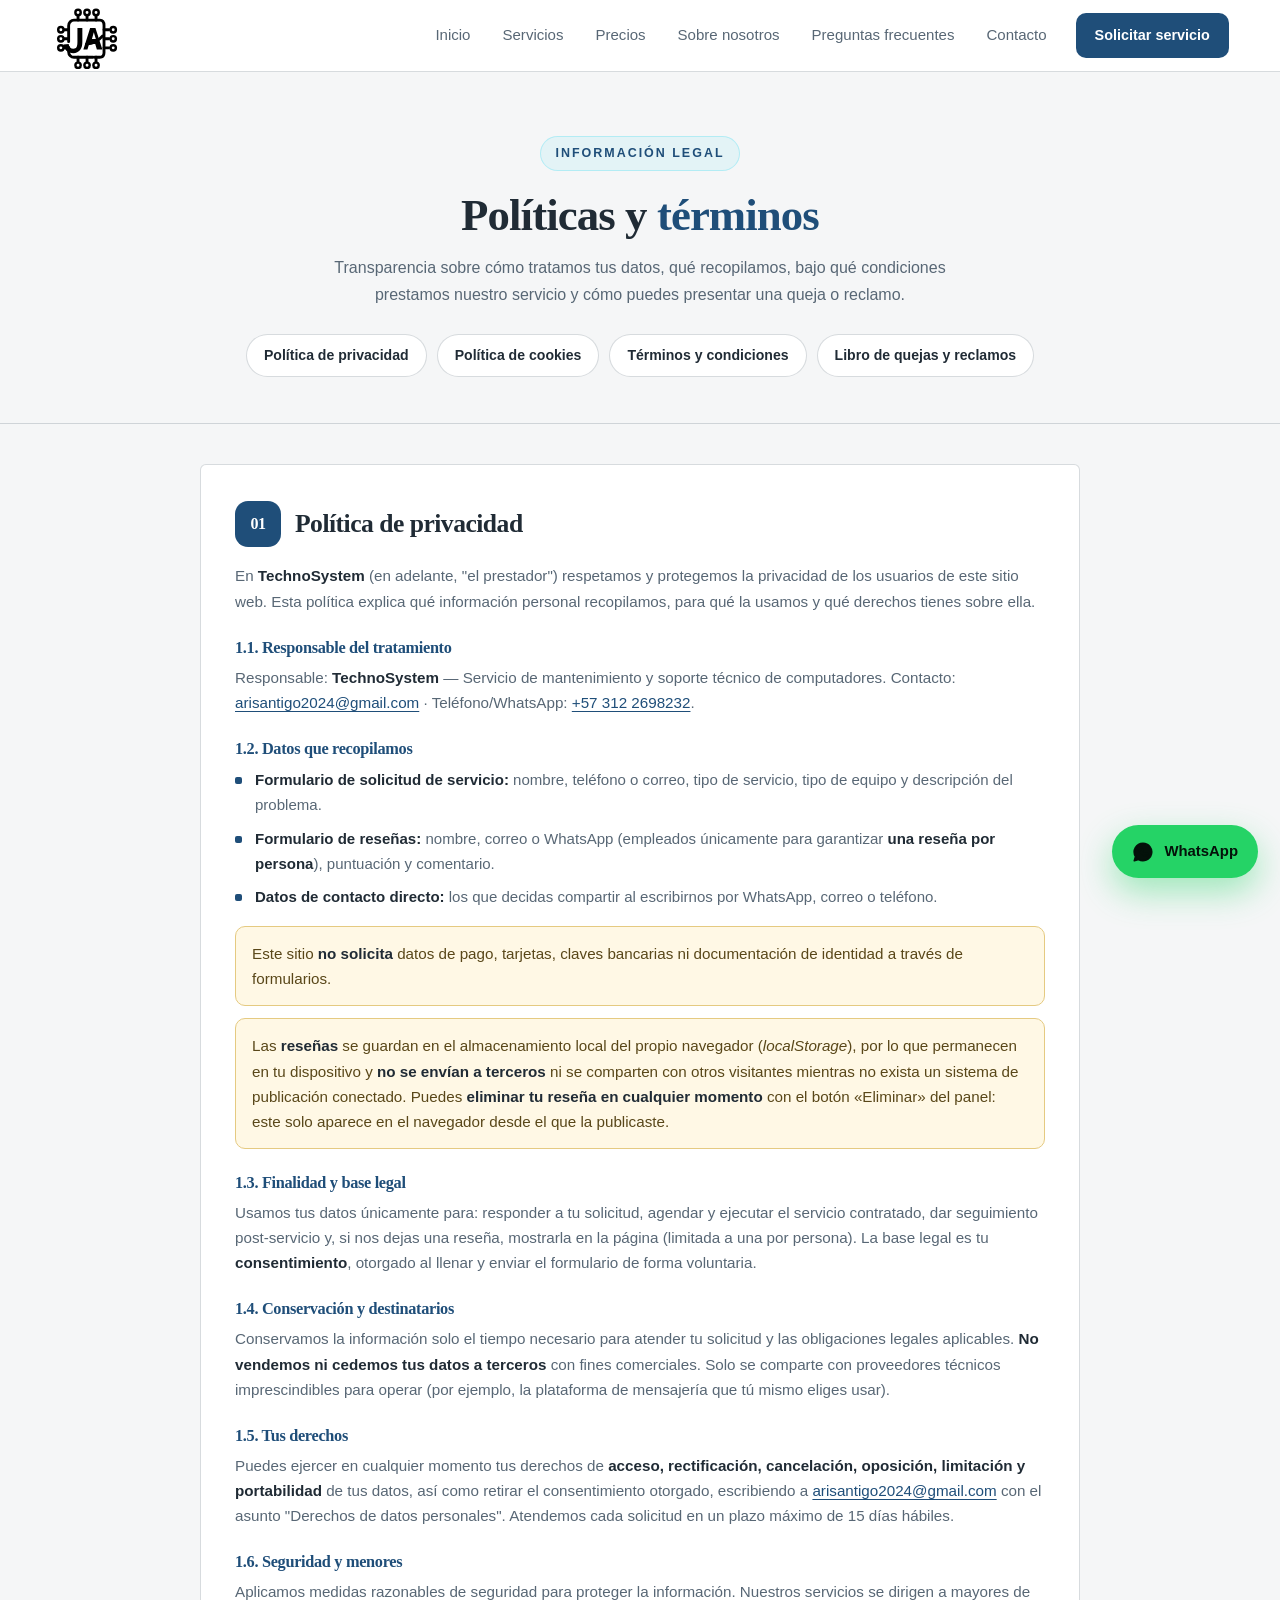
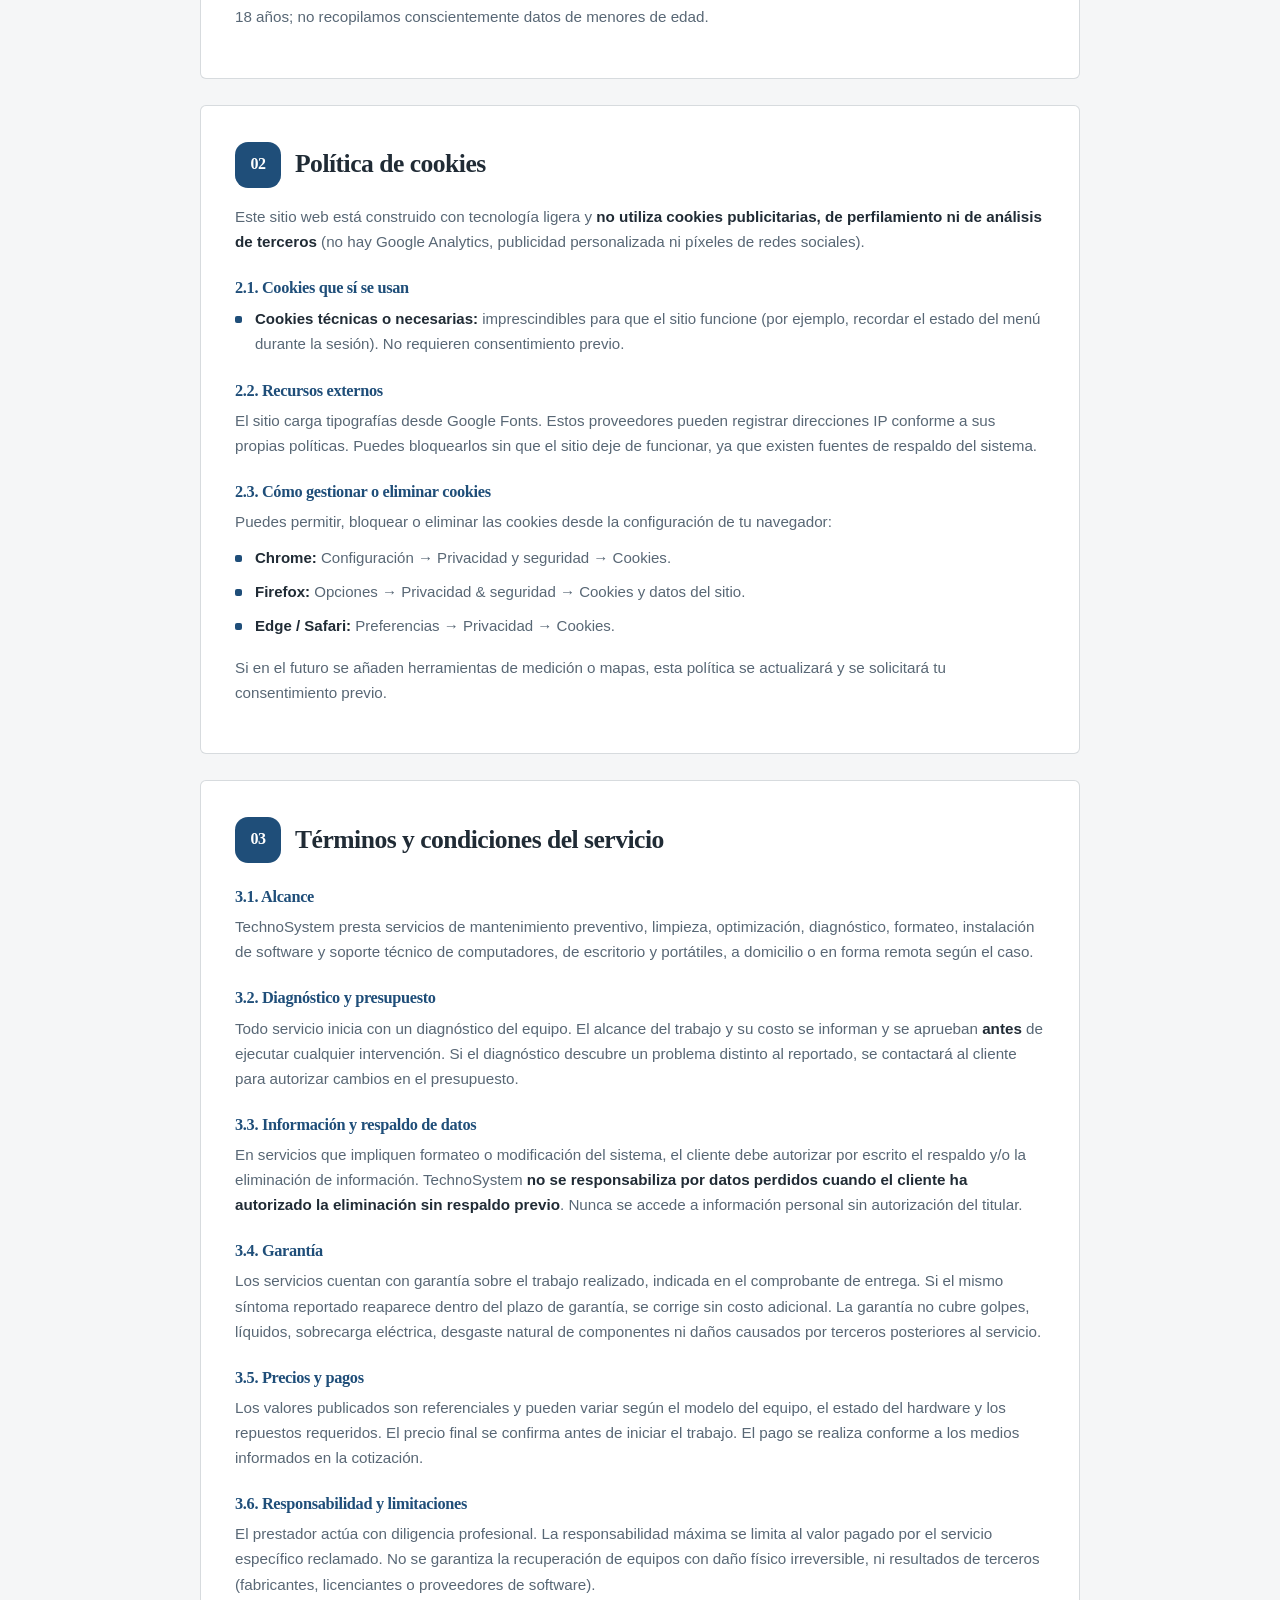
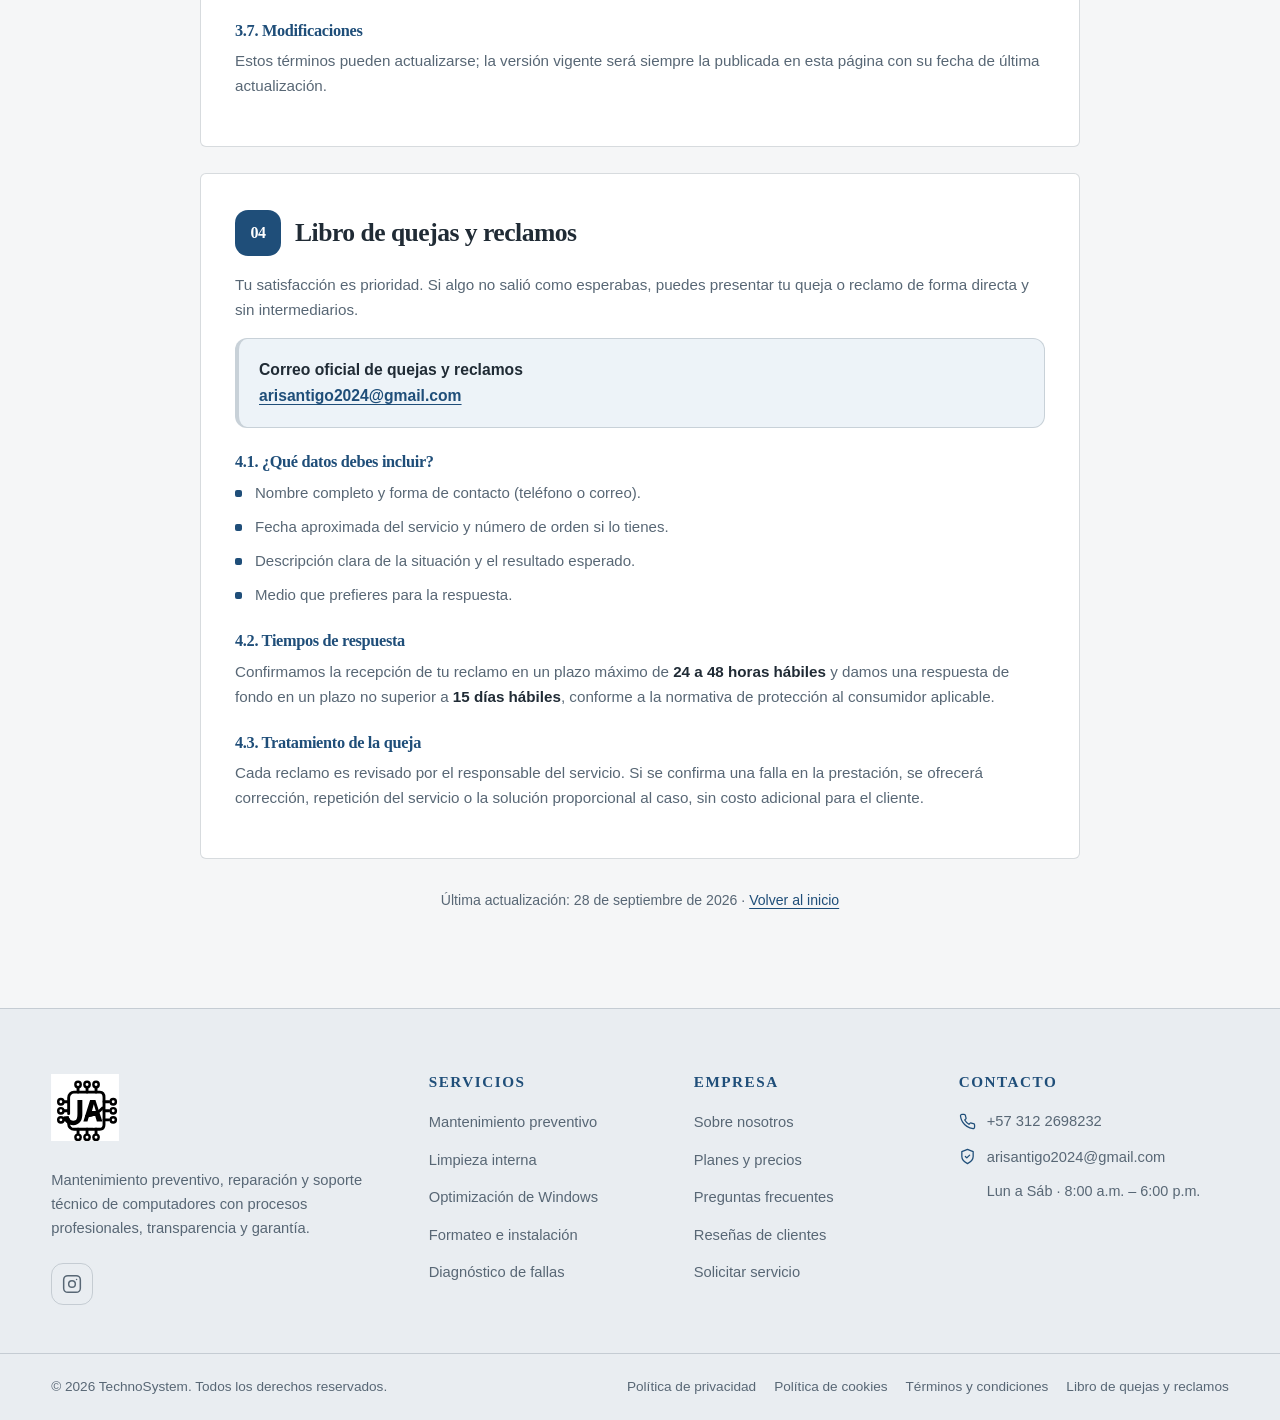
<file: Proyecto predeterminado/politicas.html>
<!DOCTYPE html>
<html lang="es">
<head>
  <meta charset="UTF-8">
  <meta name="viewport" content="width=device-width, initial-scale=1.0">

  <title>Políticas y Términos | TechnoSystem</title>
  <meta name="description" content="Política de privacidad, política de cookies, términos y condiciones del servicio y libro de quejas y reclamos de TechnoSystem.">
  <meta name="theme-color" content="#05070d">
  <meta name="robots" content="noindex, follow">

  <link rel="icon" href="data:image/svg+xml,%3Csvg xmlns='http://www.w3.org/2000/svg' viewBox='0 0 32 32'%3E%3Crect width='32' height='32' rx='7' fill='%230a0f1a'/%3E%3Cpath d='M9 11a2 2 0 0 1 2-2h10a2 2 0 0 1 2 2v7a2 2 0 0 1-2 2h-5l-4 3v-3H11a2 2 0 0 1-2-2z' fill='none' stroke='%2322d3ee' stroke-width='2' stroke-linejoin='round'/%3E%3C/svg%3E">

  <link rel="preconnect" href="https://fonts.googleapis.com">
  <link rel="preconnect" href="https://fonts.gstatic.com" crossorigin>
  <link href="https://fonts.googleapis.com/css2?family=Inter:wght@400;500;600;700&family=Space+Grotesk:wght@500;600;700&display=swap" rel="stylesheet">

  <link rel="stylesheet" href="css/styles.css">
</head>
<body>

  <!-- Iconos (mismo sprite que la página principal) -->
  <svg xmlns="http://www.w3.org/2000/svg" style="display:none" aria-hidden="true">
    <symbol id="i-shield" viewBox="0 0 24 24"><path d="M12 22s8-4 8-10V5l-8-3-8 3v7c0 6 8 10 8 10z"/><path d="m9 12 2 2 4-4"/></symbol>
    <symbol id="i-mail" viewBox="0 0 24 24"><rect x="2" y="4" width="20" height="16" rx="2"/><polyline points="22 6 12 13 2 6"/></symbol>
    <symbol id="i-phone" viewBox="0 0 24 24"><path d="M22 16.92v3a2 2 0 0 1-2.18 2 19.79 19.79 0 0 1-8.63-3.07 19.5 19.5 0 0 1-6-6 19.79 19.79 0 0 1-3.07-8.67A2 2 0 0 1 4.11 2h3a2 2 0 0 1 2 1.72c.13.96.36 1.9.7 2.81a2 2 0 0 1-.45 2.11L8.09 9.91a16 16 0 0 0 6 6l1.27-1.27a2 2 0 0 1 2.11-.45c.91.34 1.85.57 2.81.7A2 2 0 0 1 22 16.92z"/></symbol>
    <symbol id="i-whatsapp" viewBox="0 0 24 24"><path d="M12 2.5a9.5 9.5 0 0 0-8.1 14.5L2.5 21.5l4.6-1.35A9.5 9.5 0 1 0 12 2.5z"/><path d="M8.6 7.7c.2-.4.5-.4.8-.4h.7c.2 0 .5 0 .7.5l.8 1.9c.1.3 0 .5-.2.7l-.6.6c-.2.2-.2.4-.1.6.5 1 1.4 1.9 2.4 2.4.2.1.4.1.6-.1l.6-.6c.2-.2.4-.3.7-.2l1.9.8c.4.2.5.4.5.7v.7c0 .3 0 .6-.4.8-.5.3-1.1.4-1.7.3-1.5-.3-3.6-1.4-5.2-3s-2.7-3.7-3-5.2c-.1-.6 0-1.2.3-1.7z"/></symbol>
    <symbol id="i-monitor" viewBox="0 0 24 24"><rect x="2" y="3" width="20" height="14" rx="2"/><line x1="8" y1="21" x2="16" y2="21"/><line x1="12" y1="17" x2="12" y2="21"/></symbol>
    <symbol id="i-menu" viewBox="0 0 24 24"><line x1="3" y1="6" x2="21" y2="6"/><line x1="3" y1="12" x2="21" y2="12"/><line x1="3" y1="18" x2="21" y2="18"/></symbol>
    <symbol id="i-close" viewBox="0 0 24 24"><line x1="18" y1="6" x2="6" y2="18"/><line x1="6" y1="6" x2="18" y2="18"/></symbol>
    <symbol id="i-instagram" viewBox="0 0 24 24"><rect x="2" y="2" width="20" height="20" rx="5"/><circle cx="12" cy="12" r="4"/><line x1="17.5" y1="6.5" x2="17.51" y2="6.5"/></symbol>
    <symbol id="i-chevron" viewBox="0 0 24 24"><polyline points="6 9 12 15 18 9"/></symbol>
  </svg>

  <!-- Navegación -->
  <header class="navbar" id="navbar">
    <div class="container nav-inner">
      <a href="index.html" class="brand" aria-label="TechnoSystem - Inicio">
        <img class="brand-logo" src="assets/isotipo-ja.svg" alt="Logo JA">
      </a>

      <nav class="nav-links" id="navLinks" aria-label="Navegación principal">
        <a href="index.html#inicio" class="nav-link">Inicio</a>
        <a href="index.html#servicios" class="nav-link">Servicios</a>
        <a href="index.html#precios" class="nav-link">Precios</a>
        <a href="index.html#nosotros" class="nav-link">Sobre nosotros</a>
        <a href="index.html#faq" class="nav-link">Preguntas frecuentes</a>
        <a href="index.html#contacto" class="nav-link">Contacto</a>
        <a href="index.html#contacto" class="btn btn-primary btn-sm nav-cta">Solicitar servicio</a>
      </nav>

      <button class="nav-toggle" id="navToggle" aria-label="Abrir menú" aria-expanded="false" aria-controls="navLinks">
        <svg class="icon icon-open"><use href="#i-menu"/></svg>
        <svg class="icon icon-close"><use href="#i-close"/></svg>
      </button>
    </div>
  </header>

  <main>
    <!-- Encabezado de la página legal -->
    <section class="legal-hero">
      <div class="container container-narrow">
        <span class="eyebrow">Información legal</span>
        <h1>Políticas y <span class="gradient-text">términos</span></h1>
        <p>
          Transparencia sobre cómo tratamos tus datos, qué recopilamos, bajo
          qué condiciones prestamos nuestro servicio y cómo puedes presentar
          una queja o reclamo.
        </p>
        <nav class="legal-toc" aria-label="Índice de políticas">
          <a href="#privacidad">Política de privacidad</a>
          <a href="#cookies">Política de cookies</a>
          <a href="#terminos">Términos y condiciones</a>
          <a href="#reclamos">Libro de quejas y reclamos</a>
        </nav>
      </div>
    </section>

    <section class="section legal-body">
      <div class="container container-narrow">

        <!-- 1. PRIVACIDAD -->
        <article class="legal-section" id="privacidad">
          <h2><span class="legal-num">01</span> Política de privacidad</h2>

          <p>
            En <strong>TechnoSystem</strong> (en adelante, "el prestador")
            respetamos y protegemos la privacidad de los usuarios de este sitio
            web. Esta política explica qué información personal recopilamos,
            para qué la usamos y qué derechos tienes sobre ella.
          </p>

          <h3>1.1. Responsable del tratamiento</h3>
          <p>
            Responsable: <strong>TechnoSystem</strong> — Servicio de
            mantenimiento y soporte técnico de computadores.
            Contacto: <a href="https://mail.google.com/mail/?view=cm&amp;fs=1&amp;to=arisantigo2024@gmail.com&amp;su=Contacto%20-%20TechnoSystem&amp;body=Hola%2C%0A%0AEscribo%20a%20TechnoSystem.%0A%0AGracias." target="_blank" rel="noopener">arisantigo2024@gmail.com</a>
            · Teléfono/WhatsApp: <a href="tel:+573122698232">+57 312 2698232</a>.
          </p>

          <h3>1.2. Datos que recopilamos</h3>
          <ul class="legal-list">
            <li><strong>Formulario de solicitud de servicio:</strong> nombre, teléfono o correo, tipo de servicio, tipo de equipo y descripción del problema.</li>
            <li><strong>Formulario de reseñas:</strong> nombre, correo o WhatsApp
              (empleados únicamente para garantizar <strong>una reseña por persona</strong>),
              puntuación y comentario.</li>
            <li><strong>Datos de contacto directo:</strong> los que decidas compartir al escribirnos por WhatsApp, correo o teléfono.</li>
          </ul>
          <p class="legal-note">
            Este sitio <strong>no solicita</strong> datos de pago, tarjetas,
            claves bancarias ni documentación de identidad a través de formularios.
          </p>
          <p class="legal-note">
            Las <strong>reseñas</strong> se guardan en el almacenamiento local del
            propio navegador (<em>localStorage</em>), por lo que permanecen en tu
            dispositivo y <strong>no se envían a terceros</strong> ni se comparten
            con otros visitantes mientras no exista un sistema de publicación conectado.
            Puedes <strong>eliminar tu reseña en cualquier momento</strong> con el
            botón «Eliminar» del panel: este solo aparece en el navegador desde el
            que la publicaste.
          </p>

          <h3>1.3. Finalidad y base legal</h3>
          <p>
            Usamos tus datos únicamente para: responder a tu solicitud,
            agendar y ejecutar el servicio contratado, dar seguimiento post-servicio
            y, si nos dejas una reseña, mostrarla en la página
            (limitada a una por persona). La base
            legal es tu <strong>consentimiento</strong>, otorgado al llenar y
            enviar el formulario de forma voluntaria.
          </p>

          <h3>1.4. Conservación y destinatarios</h3>
          <p>
            Conservamos la información solo el tiempo necesario para atender tu
            solicitud y las obligaciones legales aplicables. <strong>No vendemos
            ni cedemos tus datos a terceros</strong> con fines comerciales. Solo
            se comparte con proveedores técnicos imprescindibles para operar
            (por ejemplo, la plataforma de mensajería que tú mismo eliges usar).
          </p>

          <h3>1.5. Tus derechos</h3>
          <p>
            Puedes ejercer en cualquier momento tus derechos de
            <strong>acceso, rectificación, cancelación, oposición, limitación y
            portabilidad</strong> de tus datos, así como retirar el consentimiento
            otorgado, escribiendo a
            <a href="https://mail.google.com/mail/?view=cm&amp;fs=1&amp;to=arisantigo2024@gmail.com&amp;su=Derechos%20de%20datos%20personales%20-%20TechnoSystem&amp;body=Hola%2C%0A%0AQuiero%20ejercer%20mis%20derechos%20de%20datos%20personales.%0A%0AGracias." target="_blank" rel="noopener">arisantigo2024@gmail.com</a>
            con el asunto "Derechos de datos personales". Atendemos cada
            solicitud en un plazo máximo de 15 días hábiles.
          </p>

          <h3>1.6. Seguridad y menores</h3>
          <p>
            Aplicamos medidas razonables de seguridad para proteger la
            información. Nuestros servicios se dirigen a mayores de 18 años;
            no recopilamos conscientemente datos de menores de edad.
          </p>
        </article>

        <!-- 2. COOKIES -->
        <article class="legal-section" id="cookies">
          <h2><span class="legal-num">02</span> Política de cookies</h2>

          <p>
            Este sitio web está construido con tecnología ligera y
            <strong>no utiliza cookies publicitarias, de perfilamiento ni de
            análisis de terceros</strong> (no hay Google Analytics, publicidad
            personalizada ni píxeles de redes sociales).
          </p>

          <h3>2.1. Cookies que sí se usan</h3>
          <ul class="legal-list">
            <li><strong>Cookies técnicas o necesarias:</strong> imprescindibles para que el sitio funcione (por ejemplo, recordar el estado del menú durante la sesión). No requieren consentimiento previo.</li>
          </ul>

          <h3>2.2. Recursos externos</h3>
          <p>
            El sitio carga tipografías desde Google Fonts. Estos proveedores
            pueden registrar direcciones IP conforme a sus propias políticas.
            Puedes bloquearlos sin que el sitio deje de funcionar, ya que existen
            fuentes de respaldo del sistema.
          </p>

          <h3>2.3. Cómo gestionar o eliminar cookies</h3>
          <p>
            Puedes permitir, bloquear o eliminar las cookies desde la
            configuración de tu navegador:
          </p>
          <ul class="legal-list">
            <li><strong>Chrome:</strong> Configuración → Privacidad y seguridad → Cookies.</li>
            <li><strong>Firefox:</strong> Opciones → Privacidad &amp; seguridad → Cookies y datos del sitio.</li>
            <li><strong>Edge / Safari:</strong> Preferencias → Privacidad → Cookies.</li>
          </ul>
          <p>
            Si en el futuro se añaden herramientas de medición o mapas, esta
            política se actualizará y se solicitará tu consentimiento previo.
          </p>
        </article>

        <!-- 3. TÉRMINOS -->
        <article class="legal-section" id="terminos">
          <h2><span class="legal-num">03</span> Términos y condiciones del servicio</h2>

          <h3>3.1. Alcance</h3>
          <p>
            TechnoSystem presta servicios de mantenimiento preventivo, limpieza,
            optimización, diagnóstico, formateo, instalación de software y
            soporte técnico de computadores, de escritorio y portátiles,
            a domicilio o en forma remota según el caso.
          </p>

          <h3>3.2. Diagnóstico y presupuesto</h3>
          <p>
            Todo servicio inicia con un diagnóstico del equipo. El alcance del
            trabajo y su costo se informan y se aprueban <strong>antes</strong>
            de ejecutar cualquier intervención. Si el diagnóstico descubre un
            problema distinto al reportado, se contactará al cliente para
            autorizar cambios en el presupuesto.
          </p>

          <h3>3.3. Información y respaldo de datos</h3>
          <p>
            En servicios que impliquen formateo o modificación del sistema, el
            cliente debe autorizar por escrito el respaldo y/o la eliminación de
            información. TechnoSystem <strong>no se responsabiliza por datos
            perdidos cuando el cliente ha autorizado la eliminación sin respaldo
            previo</strong>. Nunca se accede a información personal sin
            autorización del titular.
          </p>

          <h3>3.4. Garantía</h3>
          <p>
            Los servicios cuentan con garantía sobre el trabajo realizado,
            indicada en el comprobante de entrega. Si el mismo síntoma reportado
            reaparece dentro del plazo de garantía, se corrige sin costo
            adicional. La garantía no cubre golpes, líquidos, sobrecarga
            eléctrica, desgaste natural de componentes ni daños causados por
            terceros posteriores al servicio.
          </p>

          <h3>3.5. Precios y pagos</h3>
          <p>
            Los valores publicados son referenciales y pueden variar según el
            modelo del equipo, el estado del hardware y los repuestos requeridos.
            El precio final se confirma antes de iniciar el trabajo. El pago se
            realiza conforme a los medios informados en la cotización.
          </p>

          <h3>3.6. Responsabilidad y limitaciones</h3>
          <p>
            El prestador actúa con diligencia profesional. La responsabilidad
            máxima se limita al valor pagado por el servicio específico
            reclamado. No se garantiza la recuperación de equipos con daño
            físico irreversible, ni resultados de terceros (fabricantes,
            licenciantes o proveedores de software).
          </p>

          <h3>3.7. Modificaciones</h3>
          <p>
            Estos términos pueden actualizarse; la versión vigente será siempre
            la publicada en esta página con su fecha de última actualización.
          </p>
        </article>

        <!-- 4. RECLAMOS -->
        <article class="legal-section" id="reclamos">
          <h2><span class="legal-num">04</span> Libro de quejas y reclamos</h2>

          <p>
            Tu satisfacción es prioridad. Si algo no salió como esperabas,
            puedes presentar tu queja o reclamo de forma directa y sin intermediarios.
          </p>

          <div class="legal-highlight">
            <strong>Correo oficial de quejas y reclamos</strong><br>
            <a href="https://mail.google.com/mail/?view=cm&amp;fs=1&amp;to=arisantigo2024@gmail.com&amp;su=Queja%20o%20reclamo%20-%20TechnoSystem&amp;body=Hola%2C%0A%0AQuiero%20presentar%20una%20queja%20o%20reclamo.%0A%0ADatos%20del%20servicio%3A%0A-%20Fecha%3A%0A-%20Servicio%3A%0A-%20Motivo%3A%0A%0AGracias." target="_blank" rel="noopener">arisantigo2024@gmail.com</a>
          </div>

          <h3>4.1. ¿Qué datos debes incluir?</h3>
          <ul class="legal-list">
            <li>Nombre completo y forma de contacto (teléfono o correo).</li>
            <li>Fecha aproximada del servicio y número de orden si lo tienes.</li>
            <li>Descripción clara de la situación y el resultado esperado.</li>
            <li>Medio que prefieres para la respuesta.</li>
          </ul>

          <h3>4.2. Tiempos de respuesta</h3>
          <p>
            Confirmamos la recepción de tu reclamo en un plazo máximo de
            <strong>24 a 48 horas hábiles</strong> y damos una respuesta de
            fondo en un plazo no superior a <strong>15 días hábiles</strong>,
            conforme a la normativa de protección al consumidor aplicable.
          </p>

          <h3>4.3. Tratamiento de la queja</h3>
          <p>
            Cada reclamo es revisado por el responsable del servicio. Si se
            confirma una falla en la prestación, se ofrecerá corrección,
            repetición del servicio o la solución proporcional al caso, sin
            costo adicional para el cliente.
          </p>
        </article>

        <p class="legal-updated">
          Última actualización: 28 de septiembre de 2026 ·
          <a href="index.html">Volver al inicio</a>
        </p>
      </div>
    </section>
  </main>

  <!-- Footer -->
  <footer class="footer">
    <div class="container footer-grid">
      <div class="footer-brand">
        <a href="index.html" class="brand">
          <img class="brand-logo" src="assets/isotipo-ja.svg" alt="Logo JA">
        </a>
        <p>
          Mantenimiento preventivo, reparación y soporte técnico de computadores
          con procesos profesionales, transparencia y garantía.
        </p>
        <div class="socials">
          <a href="https://www.instagram.com/itstechnosystem_jm/" target="_blank" rel="noopener" aria-label="Instagram">
            <svg class="icon"><use href="#i-instagram"/></svg>
          </a>
        </div>
      </div>

      <div class="footer-col">
        <h3>Servicios</h3>
        <ul>
          <li><a href="index.html#servicios">Mantenimiento preventivo</a></li>
          <li><a href="index.html#servicios">Limpieza interna</a></li>
          <li><a href="index.html#servicios">Optimización de Windows</a></li>
          <li><a href="index.html#servicios">Formateo e instalación</a></li>
          <li><a href="index.html#servicios">Diagnóstico de fallas</a></li>
        </ul>
      </div>

      <div class="footer-col">
        <h3>Empresa</h3>
        <ul>
          <li><a href="index.html#nosotros">Sobre nosotros</a></li>
          <li><a href="index.html#precios">Planes y precios</a></li>
          <li><a href="index.html#faq">Preguntas frecuentes</a></li>
          <li><a href="index.html#resenas">Reseñas de clientes</a></li>
          <li><a href="index.html#contacto">Solicitar servicio</a></li>
        </ul>
      </div>

      <div class="footer-col">
        <h3>Contacto</h3>
        <ul class="footer-contact">
          <li><svg class="icon"><use href="#i-phone"/></svg> <a href="tel:+573122698232" aria-label="Llamar ahora al +57 312 2698232">+57 312 2698232</a></li>
          <li><svg class="icon"><use href="#i-shield"/></svg> <a href="https://mail.google.com/mail/?view=cm&amp;fs=1&amp;to=arisantigo2024@gmail.com&amp;su=Queja%20o%20reclamo%20-%20TechnoSystem&amp;body=Hola%2C%0A%0AQuiero%20presentar%20una%20queja%20o%20reclamo.%0A%0ADatos%20del%20servicio%3A%0A-%20Fecha%3A%0A-%20Servicio%3A%0A-%20Motivo%3A%0A%0AGracias." target="_blank" rel="noopener">arisantigo2024@gmail.com</a></li>
          <li><svg class="icon"><use href="#i-clock"/></svg> Lun a Sáb · 8:00 a.m. – 6:00 p.m.</li>
        </ul>
      </div>
    </div>

    <div class="footer-bottom">
      <div class="container footer-bottom-inner">
        <span>© <span id="year">2026</span> TechnoSystem. Todos los derechos reservados.</span>
        <nav class="footer-legal" aria-label="Enlaces legales">
          <a href="#privacidad">Política de privacidad</a>
          <a href="#cookies">Política de cookies</a>
          <a href="#terminos">Términos y condiciones</a>
          <a href="#reclamos">Libro de quejas y reclamos</a>
        </nav>
      </div>
    </div>
  </footer>

  <a href="https://wa.me/573122698232?text=Hola%2C%20necesito%20soporte%20t%C3%A9cnico" class="fab-whatsapp" target="_blank" rel="noopener" aria-label="Escribir por WhatsApp">
    <svg class="icon"><use href="#i-whatsapp"/></svg>
    <span class="fab-label">WhatsApp</span>
  </a>

  <script src="js/main.js" defer></script>
</body>
</html>
</file>
<file: Proyecto predeterminado/css/styles.css>
/* ============================================================
   TechnoSystem — Hoja de estilos principal
   Estructura:
     1. Variables y reset
     2. Utilidades generales (botones, tipografía, grid)
     3. Navbar
     4. Hero
     5. Secciones y tarjetas de servicios
     6. Precios
     7. Sobre nosotros
     8. FAQ
     9. Contacto y formulario
    10. Footer y elementos flotantes
    11. Animaciones y responsive
   ============================================================ */

/* ---------- 1. Variables y reset ---------- */
:root {
  --bg:        #05070d;
  --bg-alt:    #080c15;
  --surface:   #0d1320;
  --surface-2: #121a2b;
  --border:    rgba(148, 163, 184, 0.14);
  --border-strong: rgba(34, 211, 238, 0.35);

  --text:      #e7edf7;
  --muted:     #94a3b8;

  --accent:    #22d3ee;
  --accent-2:  #818cf8;
  --accent-3:  #34d399;
  --whatsapp:  #25d366;

  --grad: linear-gradient(135deg, #22d3ee 0%, #818cf8 100%);
  --radius: 16px;
  --radius-sm: 10px;

  --shadow: 0 20px 45px rgba(0, 0, 0, 0.45);
  --glow: 0 10px 35px rgba(34, 211, 238, 0.25);

  --font-body: "Inter", system-ui, -apple-system, "Segoe UI", Roboto, sans-serif;
  --font-head: "Space Grotesk", "Inter", system-ui, sans-serif;

  --nav-h: 72px;
}

* { margin: 0; padding: 0; box-sizing: border-box; }

html {
  scroll-behavior: smooth;
  scroll-padding-top: calc(var(--nav-h) + 10px);
}

body {
  font-family: var(--font-body);
  background: var(--bg);
  color: var(--text);
  line-height: 1.65;
  -webkit-font-smoothing: antialiased;
  overflow-x: hidden;
}

img, svg { display: block; }
a { color: inherit; text-decoration: none; }
ul, ol { list-style: none; }

h1, h2, h3, h4 {
  font-family: var(--font-head);
  line-height: 1.18;
  letter-spacing: -0.02em;
}

/* Iconos base (sprite SVG) */
.icon {
  width: 20px;
  height: 20px;
  fill: none;
  stroke: currentColor;
  stroke-width: 1.8;
  stroke-linecap: round;
  stroke-linejoin: round;
  flex-shrink: 0;
}

::selection { background: rgba(34, 211, 238, 0.3); }

/* Scrollbar personalizada */
::-webkit-scrollbar { width: 10px; }
::-webkit-scrollbar-track { background: var(--bg); }
::-webkit-scrollbar-thumb {
  background: #1e293b;
  border-radius: 8px;
  border: 2px solid var(--bg);
}
::-webkit-scrollbar-thumb:hover { background: #334155; }

/* ---------- 2. Utilidades generales ---------- */
.container {
  width: min(1180px, 92%);
  margin-inline: auto;
}
.container-narrow { width: min(880px, 92%); }

.section { padding: 96px 0; position: relative; }
.section-alt {
  background:
    linear-gradient(180deg, rgba(129, 140, 248, 0.04), transparent 40%),
    var(--bg-alt);
  border-block: 1px solid rgba(148, 163, 184, 0.08);
}

.section-head {
  max-width: 720px;
  margin: 0 auto 56px;
  text-align: center;
}
.section-head h2 { font-size: clamp(1.75rem, 3.6vw, 2.5rem); margin-bottom: 14px; }
.section-head p { color: var(--muted); font-size: 1.03rem; }

.eyebrow {
  display: inline-block;
  font-size: 0.78rem;
  font-weight: 600;
  letter-spacing: 0.16em;
  text-transform: uppercase;
  color: var(--accent);
  background: rgba(34, 211, 238, 0.08);
  border: 1px solid rgba(34, 211, 238, 0.25);
  padding: 6px 14px;
  border-radius: 999px;
  margin-bottom: 18px;
}

.gradient-text {
  background: var(--grad);
  -webkit-background-clip: text;
  background-clip: text;
  color: transparent;
}

.grid {
  display: grid;
  gap: 22px;
  grid-template-columns: repeat(auto-fit, minmax(260px, 1fr));
}

/* Botones */
.btn {
  display: inline-flex;
  align-items: center;
  justify-content: center;
  gap: 9px;
  font-family: var(--font-body);
  font-size: 0.97rem;
  font-weight: 600;
  padding: 14px 26px;
  border-radius: 12px;
  border: 1px solid transparent;
  cursor: pointer;
  transition: transform 0.25s ease, box-shadow 0.25s ease,
              background 0.25s ease, border-color 0.25s ease, color 0.25s ease;
  white-space: nowrap;
}
.btn .icon { width: 18px; height: 18px; }

.btn-primary {
  background: var(--grad);
  color: #04121a;
  box-shadow: var(--glow);
}
.btn-primary:hover {
  transform: translateY(-3px);
  box-shadow: 0 16px 40px rgba(34, 211, 238, 0.4);
}

.btn-ghost {
  background: rgba(255, 255, 255, 0.03);
  border-color: var(--border);
  color: var(--text);
}
.btn-ghost:hover {
  border-color: var(--border-strong);
  color: var(--accent);
  transform: translateY(-3px);
  background: rgba(34, 211, 238, 0.07);
}

.btn-whatsapp {
  background: rgba(37, 211, 102, 0.12);
  border-color: rgba(37, 211, 102, 0.45);
  color: #4ade80;
}
.btn-whatsapp:hover {
  background: var(--whatsapp);
  border-color: var(--whatsapp);
  color: #04120a;
  transform: translateY(-3px);
  box-shadow: 0 14px 34px rgba(37, 211, 102, 0.35);
}

.btn-sm { padding: 10px 18px; font-size: 0.9rem; border-radius: 10px; }
.btn-block { width: 100%; }

.badge {
  display: inline-flex;
  align-items: center;
  gap: 9px;
  font-size: 0.83rem;
  font-weight: 500;
  color: #a5f3fc;
  background: rgba(34, 211, 238, 0.07);
  border: 1px solid rgba(34, 211, 238, 0.25);
  padding: 7px 16px;
  border-radius: 999px;
  margin-bottom: 26px;
}
.badge-dot {
  width: 8px; height: 8px;
  border-radius: 50%;
  background: var(--accent-3);
  box-shadow: 0 0 0 0 rgba(52, 211, 153, 0.6);
  animation: ping 2s infinite;
}
@keyframes ping {
  0%   { box-shadow: 0 0 0 0 rgba(52, 211, 153, 0.55); }
  70%  { box-shadow: 0 0 0 9px rgba(52, 211, 153, 0); }
  100% { box-shadow: 0 0 0 0 rgba(52, 211, 153, 0); }
}

/* ---------- 3. Navbar ---------- */
.navbar {
  position: fixed;
  inset: 0 0 auto 0;
  height: var(--nav-h);
  z-index: 100;
  background: rgba(5, 7, 13, 0.65);
  backdrop-filter: blur(14px);
  -webkit-backdrop-filter: blur(14px);
  border-bottom: 1px solid transparent;
  transition: background 0.3s ease, border-color 0.3s ease, height 0.3s ease;
}
.navbar.scrolled {
  background: rgba(5, 7, 13, 0.92);
  border-bottom-color: var(--border);
}
.nav-inner {
  height: 100%;
  display: flex;
  align-items: center;
  justify-content: space-between;
  gap: 20px;
}

.brand {
  display: inline-flex;
  align-items: center;
  gap: 11px;
  font-family: var(--font-head);
  font-weight: 700;
  font-size: 1.22rem;
  letter-spacing: -0.02em;
}
.brand-logo {
  width: 68px;
  height: 68px;
  object-fit: contain;
}
.brand-mark {
  display: grid;
  place-items: center;
  width: 38px; height: 38px;
  border-radius: 11px;
  background: var(--grad);
  color: #04121a;
  box-shadow: 0 6px 18px rgba(34, 211, 238, 0.35);
}
.brand-mark .icon { width: 21px; height: 21px; stroke-width: 2; }
.brand-text em {
  font-style: normal;
  background: var(--grad);
  -webkit-background-clip: text;
  background-clip: text;
  color: transparent;
}

.nav-links {
  display: flex;
  align-items: center;
  gap: 6px;
}
.nav-link {
  position: relative;
  font-size: 0.94rem;
  font-weight: 500;
  color: var(--muted);
  padding: 9px 13px;
  border-radius: 9px;
  transition: color 0.25s ease, background 0.25s ease;
}
.nav-link::after {
  content: "";
  position: absolute;
  left: 13px; right: 13px; bottom: 4px;
  height: 2px;
  border-radius: 2px;
  background: var(--grad);
  transform: scaleX(0);
  transform-origin: left;
  transition: transform 0.3s ease;
}
.nav-link:hover { color: var(--text); background: rgba(255, 255, 255, 0.04); }
.nav-link:hover::after,
.nav-link.active::after { transform: scaleX(1); }
.nav-link.active { color: var(--text); }
.nav-cta { margin-left: 10px; }

.nav-toggle {
  display: none;
  width: 44px; height: 44px;
  border: 1px solid var(--border);
  border-radius: 11px;
  background: rgba(255, 255, 255, 0.04);
  color: var(--text);
  cursor: pointer;
  place-items: center;
}
.nav-toggle .icon-close { display: none; }
.nav-toggle.open .icon-open { display: none; }
.nav-toggle.open .icon-close { display: block; }

/* ---------- 4. Hero ---------- */
.hero {
  position: relative;
  padding: calc(var(--nav-h) + 70px) 0 90px;
  overflow: hidden;
}
.hero-bg { position: absolute; inset: 0; pointer-events: none; }
.orb {
  position: absolute;
  border-radius: 50%;
  filter: blur(90px);
  opacity: 0.5;
}
.orb-1 {
  width: 460px; height: 460px;
  background: rgba(34, 211, 238, 0.28);
  top: -140px; right: -80px;
  animation: float1 14s ease-in-out infinite;
}
.orb-2 {
  width: 420px; height: 420px;
  background: rgba(129, 140, 248, 0.26);
  bottom: -160px; left: -120px;
  animation: float2 16s ease-in-out infinite;
}
@keyframes float1 { 50% { transform: translate(-40px, 40px) scale(1.08); } }
@keyframes float2 { 50% { transform: translate(40px, -30px) scale(1.05); } }

.grid-overlay {
  position: absolute;
  inset: 0;
  background-image:
    linear-gradient(rgba(148, 163, 184, 0.06) 1px, transparent 1px),
    linear-gradient(90deg, rgba(148, 163, 184, 0.06) 1px, transparent 1px);
  background-size: 54px 54px;
  mask-image: radial-gradient(ellipse 80% 70% at 50% 30%, #000 40%, transparent 100%);
  -webkit-mask-image: radial-gradient(ellipse 80% 70% at 50% 30%, #000 40%, transparent 100%);
}

.hero-inner {
  position: relative;
  display: grid;
  grid-template-columns: 1.1fr 0.9fr;
  gap: 56px;
  align-items: center;
}
.hero h1 {
  font-size: clamp(2.1rem, 5vw, 3.4rem);
  margin-bottom: 20px;
}
.lead {
  color: var(--muted);
  font-size: 1.08rem;
  max-width: 560px;
  margin-bottom: 32px;
}

.hero-actions {
  display: flex;
  flex-wrap: wrap;
  gap: 14px;
  margin-bottom: 28px;
}

.hero-points {
  display: flex;
  flex-wrap: wrap;
  gap: 10px 22px;
  margin-bottom: 40px;
}
.hero-points li {
  display: flex;
  align-items: center;
  gap: 8px;
  font-size: 0.92rem;
  color: var(--muted);
}
.hero-points .icon {
  width: 17px; height: 17px;
  color: var(--accent-3);
  stroke-width: 2.4;
}

/* Panel decorativo "Checklist" (contenido informativo, no simula reparaciones) */
.panel {
  background: linear-gradient(160deg, rgba(18, 26, 43, 0.95), rgba(13, 19, 32, 0.95));
  border: 1px solid var(--border);
  border-radius: 20px;
  box-shadow: var(--shadow);
  overflow: hidden;
}
.panel::before {
  content: "";
  display: block;
  height: 3px;
  background: var(--grad);
}
.panel-head {
  display: flex;
  align-items: center;
  gap: 8px;
  padding: 15px 20px;
  border-bottom: 1px solid var(--border);
  background: rgba(255, 255, 255, 0.02);
}
.dot { width: 11px; height: 11px; border-radius: 50%; }
.dot.red { background: #f87171; }
.dot.yellow { background: #fbbf24; }
.dot.green { background: #34d399; }
.panel-title {
  margin-left: auto;
  font-size: 0.8rem;
  font-weight: 600;
  letter-spacing: 0.06em;
  text-transform: uppercase;
  color: var(--muted);
}

.checklist { padding: 12px 20px; }
.checklist li {
  display: flex;
  gap: 14px;
  align-items: flex-start;
  padding: 14px 0;
  border-bottom: 1px dashed rgba(148, 163, 184, 0.14);
}
.checklist li:last-child { border-bottom: 0; }
.checklist .ok {
  width: 22px; height: 22px;
  padding: 4px;
  border-radius: 50%;
  background: rgba(52, 211, 153, 0.14);
  color: var(--accent-3);
  stroke-width: 3;
  margin-top: 2px;
}
.checklist strong { display: block; font-size: 0.95rem; }
.checklist span { font-size: 0.85rem; color: var(--muted); }

.panel-foot {
  display: flex;
  align-items: center;
  gap: 10px;
  padding: 14px 20px;
  font-size: 0.85rem;
  color: var(--muted);
  background: rgba(34, 211, 238, 0.05);
  border-top: 1px solid var(--border);
}
.pulse {
  width: 9px; height: 9px;
  border-radius: 50%;
  background: var(--accent);
  animation: ping 1.8s infinite;
}

/* ---------- 5. Tarjetas de servicios ---------- */
.cards-grid { grid-template-columns: repeat(auto-fit, minmax(270px, 1fr)); }

.card {
  position: relative;
  background: linear-gradient(170deg, rgba(18, 26, 43, 0.7), rgba(13, 19, 32, 0.7));
  border: 1px solid var(--border);
  border-radius: var(--radius);
  padding: 30px 26px;
  transition: transform 0.3s ease, border-color 0.3s ease, box-shadow 0.3s ease;
  overflow: hidden;
}
.card::after {
  content: "";
  position: absolute;
  inset: 0;
  background: radial-gradient(420px circle at var(--mx, 50%) var(--my, 0%), rgba(34, 211, 238, 0.1), transparent 60%);
  opacity: 0;
  transition: opacity 0.35s ease;
  pointer-events: none;
}
.card:hover {
  transform: translateY(-7px);
  border-color: var(--border-strong);
  box-shadow: 0 22px 50px rgba(0, 0, 0, 0.5);
}
.card:hover::after { opacity: 1; }

.card-icon {
  display: grid;
  place-items: center;
  width: 54px; height: 54px;
  border-radius: 14px;
  background: rgba(34, 211, 238, 0.1);
  border: 1px solid rgba(34, 211, 238, 0.28);
  color: var(--accent);
  margin-bottom: 20px;
  transition: transform 0.3s ease, background 0.3s ease, color 0.3s ease;
}
.card-icon .icon { width: 26px; height: 26px; }
.card:hover .card-icon {
  transform: scale(1.08) rotate(-4deg);
  background: var(--grad);
  color: #04121a;
}

.card h3 { font-size: 1.14rem; margin-bottom: 10px; }
.card p { font-size: 0.93rem; color: var(--muted); margin-bottom: 16px; }

.card-list { display: grid; gap: 8px; }
.card-list li {
  position: relative;
  padding-left: 18px;
  font-size: 0.86rem;
  color: #b6c4d8;
}
.card-list li::before {
  content: "";
  position: absolute;
  left: 0; top: 9px;
  width: 7px; height: 7px;
  border-radius: 2px;
  background: var(--grad);
}

/* ---------- 6. Precios ---------- */
.plans-grid {
  grid-template-columns: repeat(auto-fit, minmax(280px, 1fr));
  align-items: stretch;
  gap: 26px;
}
.plan {
  position: relative;
  display: flex;
  flex-direction: column;
  background: var(--surface);
  border: 1px solid var(--border);
  border-radius: 20px;
  padding: 34px 28px;
  transition: transform 0.3s ease, border-color 0.3s ease, box-shadow 0.3s ease;
}
.plan:hover {
  transform: translateY(-7px);
  border-color: rgba(129, 140, 248, 0.45);
  box-shadow: var(--shadow);
}
.plan-featured {
  background:
    linear-gradient(var(--surface), var(--surface)) padding-box,
    var(--grad) border-box;
  border: 1.5px solid transparent;
  box-shadow: 0 24px 60px rgba(34, 211, 238, 0.16);
}
.plan-tag {
  position: absolute;
  top: -14px; left: 50%;
  transform: translateX(-50%);
  background: var(--grad);
  color: #04121a;
  font-size: 0.75rem;
  font-weight: 700;
  letter-spacing: 0.08em;
  text-transform: uppercase;
  padding: 6px 16px;
  border-radius: 999px;
  white-space: nowrap;
  box-shadow: 0 8px 20px rgba(34, 211, 238, 0.35);
}
.plan-head {
  padding-bottom: 22px;
  margin-bottom: 22px;
  border-bottom: 1px solid var(--border);
}
.plan h3 { font-size: 1.25rem; margin-bottom: 6px; }
.plan-desc { font-size: 0.88rem; color: var(--muted); margin-bottom: 16px; }
.plan-price {
  font-family: var(--font-head);
  font-size: 2.7rem;
  font-weight: 700;
  line-height: 1.05;
  display: flex;
  flex-wrap: wrap;
  align-items: baseline;
  gap: 2px 6px;
}
.plan-price .currency { font-size: 1.4rem; color: var(--accent); }
.plan-price .period {
  font-family: var(--font-body);
  font-size: 0.85rem;
  font-weight: 500;
  color: var(--muted);
  margin-left: 6px;
}
.plan-featured .plan-price {
  background: var(--grad);
  -webkit-background-clip: text;
  background-clip: text;
  color: transparent;
}
.plan-features {
  display: grid;
  gap: 12px;
  margin-bottom: 28px;
  flex: 1;
}
.plan-features li {
  display: flex;
  gap: 11px;
  align-items: flex-start;
  font-size: 0.92rem;
  color: #c3cede;
}
.plan-features .icon {
  width: 17px; height: 17px;
  margin-top: 4px;
  color: var(--accent-3);
  stroke-width: 3;
}

/* Lista de precios por servicio individual */
.price-list {
  margin-top: 44px;
  background: var(--surface);
  border: 1px solid var(--border);
  border-radius: 20px;
  padding: 32px 36px;
  transition: border-color 0.3s ease, box-shadow 0.3s ease;
}
.price-list:hover {
  border-color: rgba(129, 140, 248, 0.35);
  box-shadow: var(--shadow);
}
.price-list-head { margin-bottom: 10px; }
.price-list-head h3 { font-size: 1.2rem; margin-bottom: 6px; }
.price-list-head p { font-size: 0.88rem; color: var(--muted); }
.price-list-head strong { color: var(--accent); font-weight: 600; }
.price-list-rows { display: grid; }
.price-row {
  display: flex;
  align-items: baseline;
  gap: 12px;
  padding: 14px 0;
  border-bottom: 1px dashed var(--border);
}
.price-list-rows .price-row:last-child { border-bottom: 0; padding-bottom: 0; }
.price-row-name {
  font-size: 0.95rem;
  color: #c3cede;
  transition: color 0.2s ease;
}
.price-row:hover .price-row-name { color: #ffffff; }
.price-row-lead {
  flex: 1;
  min-width: 20px;
  border-bottom: 1px dotted rgba(148, 163, 184, 0.3);
  transform: translateY(-5px);
}
.price-row-value {
  font-family: var(--font-head);
  font-size: 1.1rem;
  font-weight: 700;
  color: #ffffff;
  white-space: nowrap;
}
.price-row-value b {
  color: var(--accent);
  font-size: 0.85rem;
  font-weight: 700;
  margin-right: 2px;
}
.price-row-value.free {
  font-family: var(--font-body);
  font-size: 0.85rem;
  font-weight: 700;
  letter-spacing: 0.06em;
  text-transform: uppercase;
  color: var(--accent-3);
}

.plans-note {
  display: flex;
  align-items: center;
  justify-content: center;
  gap: 10px;
  flex-wrap: wrap;
  text-align: center;
  margin-top: 40px;
  font-size: 0.9rem;
  color: var(--muted);
}
.plans-note .icon { color: var(--accent); }

/* ---------- 7. Sobre nosotros ---------- */
.about-grid {
  display: grid;
  grid-template-columns: 1.05fr 0.95fr;
  gap: 56px;
  align-items: start;
}
.about-copy h2 { font-size: clamp(1.7rem, 3.4vw, 2.4rem); margin-bottom: 18px; }
.about-copy p { color: var(--muted); margin-bottom: 16px; }

.values-grid {
  display: grid;
  grid-template-columns: repeat(2, 1fr);
  gap: 16px;
  margin-top: 30px;
}
.value {
  display: flex;
  gap: 13px;
  align-items: flex-start;
  background: rgba(255, 255, 255, 0.025);
  border: 1px solid var(--border);
  border-radius: var(--radius-sm);
  padding: 16px;
  transition: border-color 0.3s ease, transform 0.3s ease;
}
.value:hover { border-color: var(--border-strong); transform: translateY(-3px); }
.value-icon {
  display: grid;
  place-items: center;
  width: 40px; height: 40px;
  border-radius: 11px;
  background: rgba(129, 140, 248, 0.12);
  color: var(--accent-2);
  flex-shrink: 0;
}
.value strong { display: block; font-size: 0.94rem; }
.value span { font-size: 0.82rem; color: var(--muted); }

.about-process {
  background: linear-gradient(165deg, rgba(18, 26, 43, 0.9), rgba(13, 19, 32, 0.9));
  border: 1px solid var(--border);
  border-radius: 20px;
  padding: 32px 30px;
  box-shadow: var(--shadow);
}
.process-title {
  font-size: 1.15rem;
  margin-bottom: 24px;
  display: flex;
  align-items: center;
  gap: 10px;
}
.process-title::before {
  content: "";
  width: 26px; height: 3px;
  border-radius: 3px;
  background: var(--grad);
}
.steps { display: grid; gap: 4px; }
.step {
  display: flex;
  gap: 18px;
  padding: 16px 0;
  border-bottom: 1px dashed rgba(148, 163, 184, 0.16);
}
.step:last-child { border-bottom: 0; }
.step-num {
  font-family: var(--font-head);
  font-size: 1.15rem;
  font-weight: 700;
  color: var(--accent);
  min-width: 34px;
}
.step strong { font-size: 0.98rem; display: block; margin-bottom: 4px; }
.step p { font-size: 0.87rem; color: var(--muted); }

/* ---------- 8. FAQ ---------- */
.faq-list { display: grid; gap: 14px; }
.faq-item {
  background: var(--surface);
  border: 1px solid var(--border);
  border-radius: 14px;
  overflow: hidden;
  transition: border-color 0.3s ease;
}
.faq-item[open] { border-color: var(--border-strong); }
.faq-item summary {
  display: flex;
  align-items: center;
  justify-content: space-between;
  gap: 16px;
  padding: 19px 22px;
  font-weight: 600;
  font-size: 1rem;
  cursor: pointer;
  list-style: none;
  transition: color 0.25s ease;
}
.faq-item summary::-webkit-details-marker { display: none; }
.faq-item summary:hover { color: var(--accent); }
.faq-item .chev {
  color: var(--accent);
  transition: transform 0.3s ease;
}
.faq-item[open] .chev { transform: rotate(180deg); }
.faq-body { padding: 0 22px 20px; }
.faq-body p { color: var(--muted); font-size: 0.94rem; }

/* ---------- 9. Contacto y formulario ---------- */
.contact-grid {
  display: grid;
  grid-template-columns: 0.85fr 1.15fr;
  gap: 34px;
  align-items: start;
}
.contact-info { display: grid; gap: 14px; }
.info-card {
  display: flex;
  gap: 15px;
  align-items: center;
  background: rgba(255, 255, 255, 0.025);
  border: 1px solid var(--border);
  border-radius: var(--radius-sm);
  padding: 16px 18px;
  transition: border-color 0.3s ease, transform 0.3s ease;
}
.info-card:hover { border-color: var(--border-strong); transform: translateX(5px); }
.info-icon {
  display: grid;
  place-items: center;
  width: 44px; height: 44px;
  border-radius: 12px;
  background: rgba(34, 211, 238, 0.1);
  border: 1px solid rgba(34, 211, 238, 0.25);
  color: var(--accent);
  flex-shrink: 0;
}
.info-card strong { display: block; font-size: 0.93rem; }
.info-card span { font-size: 0.87rem; color: var(--muted); }

.contact-form {
  background: linear-gradient(165deg, rgba(18, 26, 43, 0.92), rgba(13, 19, 32, 0.92));
  border: 1px solid var(--border);
  border-radius: 20px;
  padding: 34px 32px;
  box-shadow: var(--shadow);
}
.form-row {
  display: grid;
  grid-template-columns: 1fr 1fr;
  gap: 18px;
}
.field { margin-bottom: 18px; }
.field label {
  display: block;
  font-size: 0.88rem;
  font-weight: 600;
  margin-bottom: 8px;
}
.field input,
.field select,
.field textarea {
  width: 100%;
  font-family: var(--font-body);
  font-size: 0.95rem;
  color: var(--text);
  background: rgba(5, 7, 13, 0.65);
  border: 1px solid var(--border);
  border-radius: 11px;
  padding: 13px 15px;
  transition: border-color 0.25s ease, box-shadow 0.25s ease;
}
.field textarea { resize: vertical; min-height: 120px; }
.field select {
  appearance: none;
  background-image: url("data:image/svg+xml,%3Csvg xmlns='http://www.w3.org/2000/svg' width='16' height='16' fill='none' stroke='%2394a3b8' stroke-width='2' stroke-linecap='round'%3E%3Cpolyline points='3 6 8 11 13 6'/%3E%3C/svg%3E");
  background-repeat: no-repeat;
  background-position: right 15px center;
  padding-right: 40px;
}
.field option { background: var(--surface-2); color: var(--text); }
.field input::placeholder,
.field textarea::placeholder { color: #64748b; }
.field input:focus,
.field select:focus,
.field textarea:focus {
  outline: none;
  border-color: var(--accent);
  box-shadow: 0 0 0 3px rgba(34, 211, 238, 0.16);
}
.field.invalid input,
.field.invalid select,
.field.invalid textarea {
  border-color: #f87171;
  box-shadow: 0 0 0 3px rgba(248, 113, 113, 0.14);
}
.error {
  display: block;
  font-size: 0.79rem;
  color: #f87171;
  min-height: 16px;
  margin-top: 5px;
}

.form-note {
  font-size: 0.83rem;
  color: var(--muted);
  margin-top: 14px;
  text-align: center;
}
.form-status {
  margin-top: 14px;
  font-size: 0.9rem;
  font-weight: 500;
  text-align: center;
  min-height: 22px;
}
.form-status.ok { color: var(--accent-3); }
.form-status.err { color: #f87171; }
.form-status.info { color: var(--accent); }
.form-status .status-link {
  color: var(--accent);
  font-weight: 700;
  text-decoration: underline;
  text-underline-offset: 3px;
}
.form-status .status-link:hover { color: #67e8f9; }

/* ---------- 10. Footer y flotantes ---------- */
.footer {
  background: linear-gradient(180deg, var(--bg-alt), #04060b);
  border-top: 1px solid var(--border);
  padding-top: 64px;
}
.footer-grid {
  display: grid;
  grid-template-columns: 1.5fr 1fr 1fr 1.2fr;
  gap: 40px;
  padding-bottom: 48px;
}
.footer-brand p {
  color: var(--muted);
  font-size: 0.92rem;
  margin: 18px 0 22px;
  max-width: 330px;
}
.socials { display: flex; gap: 11px; }
.socials a {
  display: grid;
  place-items: center;
  width: 42px; height: 42px;
  border: 1px solid var(--border);
  border-radius: 12px;
  color: var(--muted);
  transition: all 0.3s ease;
}
.socials a:hover {
  background: var(--grad);
  border-color: transparent;
  color: #04121a;
  transform: translateY(-4px);
  box-shadow: 0 12px 26px rgba(34, 211, 238, 0.3);
}

.footer-col h3 {
  font-size: 0.95rem;
  text-transform: uppercase;
  letter-spacing: 0.1em;
  color: var(--accent);
  margin-bottom: 18px;
}
.footer-col ul { display: grid; gap: 11px; }
.footer-col a {
  font-size: 0.92rem;
  color: var(--muted);
  transition: color 0.25s ease, padding-left 0.25s ease;
}
.footer-col a:hover { color: var(--text); padding-left: 5px; }
.footer-contact li {
  display: flex;
  align-items: center;
  gap: 11px;
  font-size: 0.9rem;
  color: var(--muted);
}
.footer-contact .icon { width: 17px; height: 17px; color: var(--accent); }
.footer-contact a { color: inherit; transition: color 0.25s ease; }
.footer-contact a:hover { color: var(--accent); }

.footer-bottom {
  border-top: 1px solid var(--border);
  padding: 22px 0;
}
.footer-bottom-inner {
  display: flex;
  justify-content: space-between;
  flex-wrap: wrap;
  gap: 8px;
  font-size: 0.85rem;
  color: var(--muted);
}

.fab-whatsapp {
  position: fixed;
  right: 22px; bottom: 22px;
  z-index: 90;
  display: flex;
  align-items: center;
  gap: 10px;
  padding: 14px 20px;
  border-radius: 999px;
  background: var(--whatsapp);
  color: #04120a;
  font-weight: 700;
  font-size: 0.93rem;
  box-shadow: 0 14px 34px rgba(37, 211, 102, 0.42);
  transition: transform 0.3s ease, box-shadow 0.3s ease;
}
.fab-whatsapp .icon { width: 22px; height: 22px; fill: #04120a; stroke: #04120a; }
.fab-whatsapp:hover {
  transform: translateY(-5px) scale(1.03);
  box-shadow: 0 20px 44px rgba(37, 211, 102, 0.55);
}

/* ---------- 11. Animaciones de aparición ---------- */
.reveal {
  opacity: 0;
  transform: translateY(28px);
  transition: opacity 0.7s cubic-bezier(0.22, 1, 0.36, 1),
              transform 0.7s cubic-bezier(0.22, 1, 0.36, 1);
  transition-delay: var(--d, 0ms);
}
.reveal.visible { opacity: 1; transform: none; }

/* ============================================================
   RESPONSIVE
   ============================================================ */
@media (max-width: 1024px) {
  .hero-inner { grid-template-columns: 1fr; gap: 46px; }
  .hero-visual { max-width: 560px; }
  .about-grid { grid-template-columns: 1fr; gap: 44px; }
  .contact-grid { grid-template-columns: 1fr; }
  .footer-grid { grid-template-columns: 1fr 1fr; }
}

@media (max-width: 1010px) {
  .nav-toggle { display: grid; }
  .nav-links {
    position: fixed;
    top: var(--nav-h);
    left: 0; right: 0;
    flex-direction: column;
    align-items: stretch;
    gap: 4px;
    background: rgba(6, 9, 16, 0.98);
    backdrop-filter: blur(16px);
    border-bottom: 1px solid var(--border);
    padding: 18px 5vw 26px;
    transform: translateY(-130%);
    opacity: 0;
    visibility: hidden;
    transition: transform 0.35s ease, opacity 0.35s ease, visibility 0.35s;
    max-height: calc(100vh - var(--nav-h));
    overflow-y: auto;
  }
  .nav-links.open {
    transform: translateY(0);
    opacity: 1;
    visibility: visible;
  }
  .nav-link { padding: 14px 12px; font-size: 1rem; }
  .nav-link::after { display: none; }
  .nav-cta { margin: 12px 0 0; }
}

@media (max-width: 720px) {
  .section { padding: 70px 0; }
  .form-row { grid-template-columns: 1fr; gap: 0; }
  .values-grid { grid-template-columns: 1fr; }
  .hero-points { gap: 24px; flex-wrap: wrap; }
  .hero-actions .btn { width: 100%; }
  .contact-form { padding: 26px 20px; }
  .price-list { padding: 26px 20px; }
  .price-row-name { font-size: 0.9rem; }
  .price-row-value { font-size: 1rem; }
  .fab-whatsapp { padding: 15px; }
  .fab-whatsapp .fab-label { display: none; }
}

@media (max-width: 560px) {
  .brand-logo { width: 66px; height: 66px; }
  .footer-grid { grid-template-columns: 1fr; gap: 32px; }
  .hero { padding-top: calc(var(--nav-h) + 44px); }
  .plan-price { font-size: 2.05rem; }
  .about-process { padding: 26px 20px; }
}

/* ============================================================
   12. Sección de reseñas
   ============================================================ */
.resenas-grid {
  display: grid;
  grid-template-columns: 1fr 1fr;
  gap: 30px;
  align-items: start;
}

.stars {
  display: flex;
  gap: 8px;
  margin: 2px 0 4px;
}
.stars input {
  position: absolute;
  width: 1px;
  height: 1px;
  opacity: 0;
  pointer-events: none;
}
.stars label {
  font-size: 1.9rem;
  line-height: 1;
  color: #2f3b52;
  cursor: pointer;
  transition: color 0.2s ease, transform 0.2s ease, text-shadow 0.2s ease;
}
.stars label.lit {
  color: #fbbf24;
  text-shadow: 0 0 14px rgba(251, 191, 36, 0.45);
  transform: translateY(-2px);
}
.stars input:focus-visible + label {
  outline: 2px solid var(--accent);
  outline-offset: 3px;
  border-radius: 4px;
}

.resenas-panel {
  background: linear-gradient(165deg, rgba(18, 26, 43, 0.92), rgba(13, 19, 32, 0.92));
  border: 1px solid var(--border);
  border-radius: 20px;
  padding: 30px 28px;
  box-shadow: var(--shadow);
}
.resenas-panel-head {
  display: flex;
  align-items: center;
  justify-content: space-between;
  gap: 14px;
  flex-wrap: wrap;
}
.resenas-panel h3 { font-size: 1.15rem; }
.rating-prom {
  font-size: 0.74rem;
  font-weight: 700;
  letter-spacing: 0.08em;
  text-transform: uppercase;
  color: var(--accent);
  background: rgba(34, 211, 238, 0.08);
  border: 1px solid rgba(34, 211, 238, 0.28);
  padding: 5px 12px;
  border-radius: 999px;
}
.resenas-list {
  display: grid;
  gap: 14px;
  margin-top: 18px;
}
.resenas-empty {
  color: var(--muted);
  font-size: 0.92rem;
  text-align: center;
  border: 1px dashed var(--border);
  border-radius: 12px;
  padding: 36px 20px;
}
.review-item {
  border: 1px solid var(--border);
  border-radius: 12px;
  padding: 16px 18px;
  background: rgba(255, 255, 255, 0.02);
}
.review-head {
  display: flex;
  align-items: center;
  justify-content: space-between;
  gap: 10px;
  margin-bottom: 6px;
}
.review-author { font-weight: 600; font-size: 0.95rem; }
.review-stars { color: #fbbf24; letter-spacing: 2px; font-size: 0.9rem; }
.review-text { color: var(--muted); font-size: 0.9rem; }
.review-foot {
  display: flex;
  align-items: center;
  justify-content: flex-end;
  gap: 14px;
  margin-top: 10px;
}
.review-date {
  font-size: 0.75rem;
  color: #64748b;
}
.review-delete {
  display: inline-flex;
  align-items: center;
  gap: 6px;
  padding: 5px 12px;
  font-family: var(--font-body);
  font-size: 0.78rem;
  font-weight: 600;
  color: #f87171;
  background: rgba(248, 113, 113, 0.08);
  border: 1px solid rgba(248, 113, 113, 0.35);
  border-radius: 8px;
  cursor: pointer;
  transition: background 0.2s ease, border-color 0.2s ease, transform 0.2s ease;
}
.review-delete .icon { width: 14px; height: 14px; }
.review-delete:hover {
  background: rgba(248, 113, 113, 0.18);
  border-color: #f87171;
  transform: translateY(-1px);
}
.review-delete--confirm {
  color: #0b1220;
  background: #f87171;
  border-color: #f87171;
}
.review-delete:focus-visible {
  outline: 2px solid var(--accent);
  outline-offset: 2px;
}

/* Tarjeta de quejas y reclamos */
.info-card-quejas { border-color: rgba(251, 113, 133, 0.32); }
.info-card-quejas .info-icon {
  background: rgba(251, 113, 133, 0.1);
  border-color: rgba(251, 113, 133, 0.35);
  color: #fb7185;
}
.info-card-quejas:hover { border-color: rgba(251, 113, 133, 0.6); }

/* ============================================================
   13. Enlaces legales (footer)
   ============================================================ */
.footer-legal {
  display: flex;
  flex-wrap: wrap;
  gap: 6px 18px;
}
.footer-legal a {
  color: var(--muted);
  font-size: 0.85rem;
  transition: color 0.25s ease;
}
.footer-legal a:hover { color: var(--accent); }

/* ============================================================
   14. Página de políticas (politicas.html)
   ============================================================ */
.legal-hero {
  padding: calc(var(--nav-h) + 64px) 0 46px;
  text-align: center;
  background:
    radial-gradient(700px 240px at 50% 0%, rgba(34, 211, 238, 0.1), transparent 70%),
    var(--bg);
  border-bottom: 1px solid rgba(148, 163, 184, 0.08);
}
.legal-hero h1 {
  font-size: clamp(2rem, 4.5vw, 2.8rem);
  margin-bottom: 14px;
}
.legal-hero p {
  color: var(--muted);
  max-width: 660px;
  margin: 0 auto 26px;
}
.legal-toc {
  display: flex;
  flex-wrap: wrap;
  gap: 10px;
  justify-content: center;
}
.legal-toc a {
  font-size: 0.88rem;
  font-weight: 600;
  background: rgba(255, 255, 255, 0.04);
  border: 1px solid var(--border);
  padding: 9px 17px;
  border-radius: 999px;
  transition: all 0.25s ease;
}
.legal-toc a:hover {
  border-color: var(--border-strong);
  color: var(--accent);
  background: rgba(34, 211, 238, 0.07);
  transform: translateY(-3px);
}

.legal-body { padding-top: 40px; }
.legal-section {
  background: var(--surface);
  border: 1px solid var(--border);
  border-radius: 20px;
  padding: 36px 34px;
  margin-bottom: 26px;
  scroll-margin-top: calc(var(--nav-h) + 18px);
}
.legal-section h2 {
  display: flex;
  align-items: center;
  gap: 14px;
  font-size: clamp(1.3rem, 2.6vw, 1.6rem);
  margin-bottom: 16px;
}
.legal-num {
  display: grid;
  place-items: center;
  min-width: 46px;
  height: 46px;
  padding: 0 8px;
  border-radius: 13px;
  background: var(--grad);
  color: #04121a;
  font-size: 1rem;
  font-weight: 700;
  flex-shrink: 0;
}
.legal-section h3 {
  font-size: 1.02rem;
  color: #a5f3fc;
  margin: 24px 0 8px;
}
.legal-section p {
  color: var(--muted);
  font-size: 0.95rem;
  margin-bottom: 12px;
}
.legal-section strong { color: var(--text); }
.legal-section p a,
.legal-section li a {
  color: var(--accent);
  text-decoration: underline;
  text-underline-offset: 3px;
}
.legal-section p a:hover,
.legal-section li a:hover { color: #67e8f9; }

.legal-list {
  display: grid;
  gap: 9px;
  margin: 10px 0 16px;
}
.legal-list li {
  position: relative;
  padding-left: 20px;
  color: var(--muted);
  font-size: 0.94rem;
}
.legal-list li::before {
  content: "";
  position: absolute;
  left: 0; top: 9px;
  width: 7px; height: 7px;
  border-radius: 2px;
  background: var(--grad);
}

.legal-note {
  background: rgba(251, 191, 36, 0.07);
  border: 1px solid rgba(251, 191, 36, 0.3);
  border-radius: 10px;
  padding: 14px 16px;
  color: #fcd34d !important;
}
.legal-highlight {
  background: rgba(34, 211, 238, 0.07);
  border: 1px solid rgba(34, 211, 238, 0.3);
  border-left: 4px solid var(--accent);
  border-radius: 12px;
  padding: 18px 20px;
  margin: 16px 0;
  font-size: 0.98rem;
  color: var(--text);
}
.legal-highlight a {
  color: var(--accent);
  font-weight: 600;
  text-decoration: underline;
  text-underline-offset: 3px;
}
.legal-updated {
  text-align: center;
  color: var(--muted);
  font-size: 0.88rem;
  margin-top: 30px;
}
.legal-updated a {
  color: var(--accent);
  text-decoration: underline;
  text-underline-offset: 3px;
}

@media (max-width: 720px) {
  .resenas-grid { grid-template-columns: 1fr; }
  .legal-section { padding: 26px 20px; }
  .legal-section h2 { align-items: flex-start; }
  .footer-bottom-inner { flex-direction: column; align-items: flex-start; gap: 12px; }
}

/* Accesibilidad: respeta usuarios con menos movimiento */
@media (prefers-reduced-motion: reduce) {
  *, *::before, *::after {
    animation-duration: 0.01ms !important;
    animation-iteration-count: 1 !important;
    transition-duration: 0.01ms !important;
  }
  html { scroll-behavior: auto; }
  .reveal { opacity: 1; transform: none; }
}

/* Tema clásico: conserva la estructura y cambia únicamente la presentación. */
:root {
  --bg: #f5f6f7;
  --bg-alt: #e9edf1;
  --surface: #ffffff;
  --surface-2: #f1f3f5;
  --border: rgba(37, 57, 75, 0.18);
  --border-strong: rgba(31, 78, 121, 0.38);
  --text: #202b35;
  --muted: #586775;
  --accent: #1f4e79;
  --accent-2: #526d87;
  --accent-3: #34704f;
  --grad: linear-gradient(135deg, #1f4e79 0%, #1f4e79 100%);
  --radius: 8px;
  --radius-sm: 6px;
  --shadow: 0 8px 22px rgba(31, 48, 64, 0.1);
  --glow: none;
  --font-body: Arial, "Helvetica Neue", sans-serif;
  --font-head: Georgia, "Times New Roman", serif;
}

body { background: var(--bg); }
.btn-primary { color: #ffffff; box-shadow: none; }
.btn-primary:hover { box-shadow: var(--shadow); }
.navbar,
.navbar.scrolled {
  background: rgba(255, 255, 255, 0.97);
  border-bottom-color: var(--border);
  backdrop-filter: none;
  -webkit-backdrop-filter: none;
}
.nav-link:hover { background: rgba(31, 78, 121, 0.06); }
.nav-toggle { background: #f1f3f5; }
.nav-links {
  background: #ffffff;
  backdrop-filter: none;
  -webkit-backdrop-filter: none;
}
.hero-bg { display: none; }
.hero { background: #ffffff; }
.badge {
  color: var(--accent);
  background: #edf2f6;
  border-color: var(--border-strong);
}
.panel,
.card,
.about-process,
.contact-form,
.resenas-panel {
  background: #ffffff;
  box-shadow: var(--shadow);
}
.panel::before { height: 2px; }
.panel-head,
.panel-foot { background: #f1f3f5; }
.panel-foot { color: var(--muted); }
.card:hover { box-shadow: var(--shadow); }
.card-list li,
.plan-features li,
.price-row-name,
.price-row-value { color: var(--text); }
.plan-featured {
  background: #ffffff;
  border: 1px solid var(--border-strong);
  box-shadow: var(--shadow);
}
.plan-price { color: var(--text); }
.plan-price .currency,
.price-list-head strong,
.price-row-value b { color: var(--accent); }
.plan-tag { color: #ffffff; box-shadow: none; }
.price-row:hover .price-row-name { color: var(--accent); }
.value,
.info-card,
.review-item { background: #ffffff; }
.value-icon,
.info-icon,
.card-icon {
  background: #edf2f6;
  border-color: var(--border);
  color: var(--accent);
}
.card:hover .card-icon { background: var(--accent); color: #ffffff; }
.faq-item,
.price-list,
.legal-section { background: #ffffff; }
.contact-form,
.panel,
.card,
.plan,
.price-list,
.about-process,
.faq-item,
.resenas-panel,
.legal-section { border-radius: 6px; }
.field input,
.field select,
.field textarea {
  color: var(--text);
  background-color: #ffffff;
}
.field option { background: #ffffff; color: var(--text); }
.field input::placeholder,
.field textarea::placeholder { color: #77828c; }
.field input:focus,
.field select:focus,
.field textarea:focus { box-shadow: 0 0 0 3px rgba(31, 78, 121, 0.12); }
.footer { background: #e9edf1; }
.socials a:hover { color: #ffffff; box-shadow: none; }
.legal-hero {
  background: #f5f6f7;
  border-bottom-color: var(--border);
}
.legal-toc a { background: #ffffff; }
.legal-num { color: #ffffff; }
.legal-section h3 { color: var(--accent); }
.legal-note {
  background: #fff8e5;
  border-color: #e5ca81;
  color: #594719 !important;
}
.legal-highlight {
  background: #edf3f8;
  border-color: var(--border);
  color: var(--text);
}
.stars label { color: #aab3bb; }
</file>
